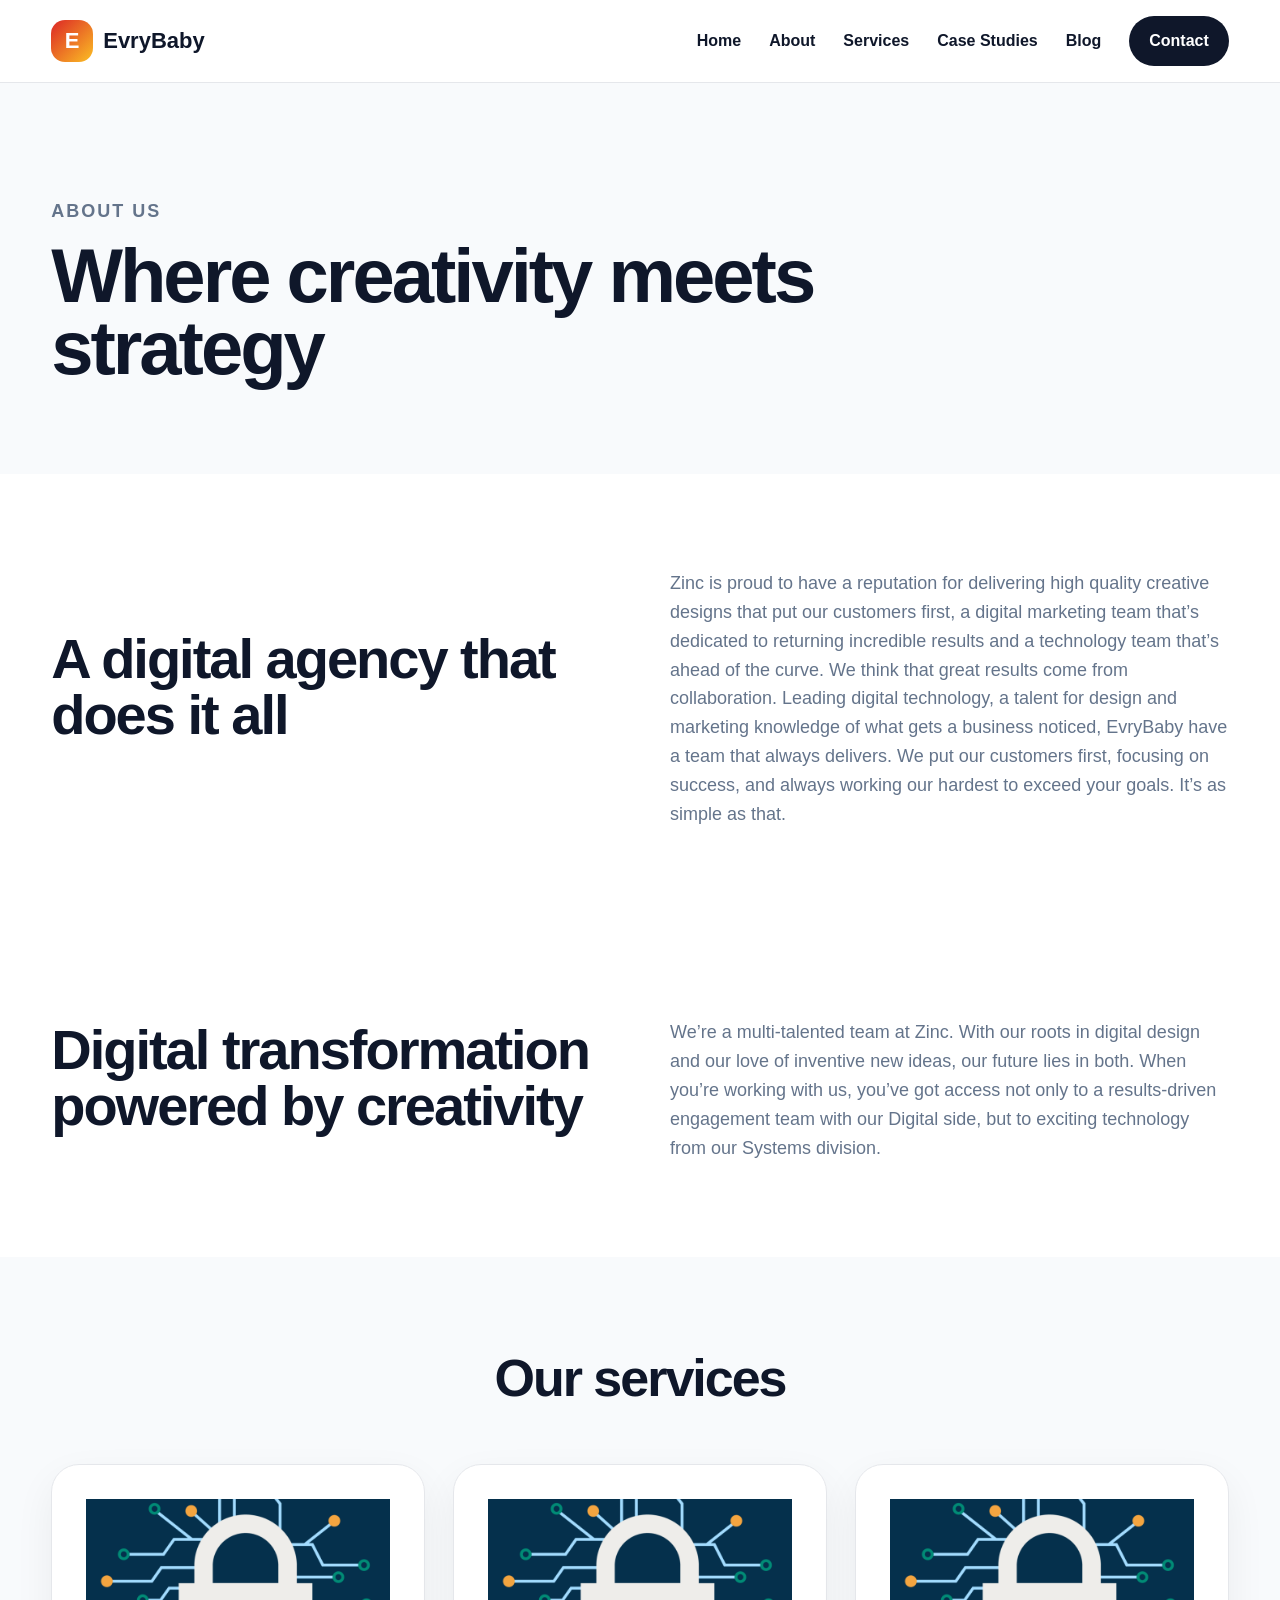
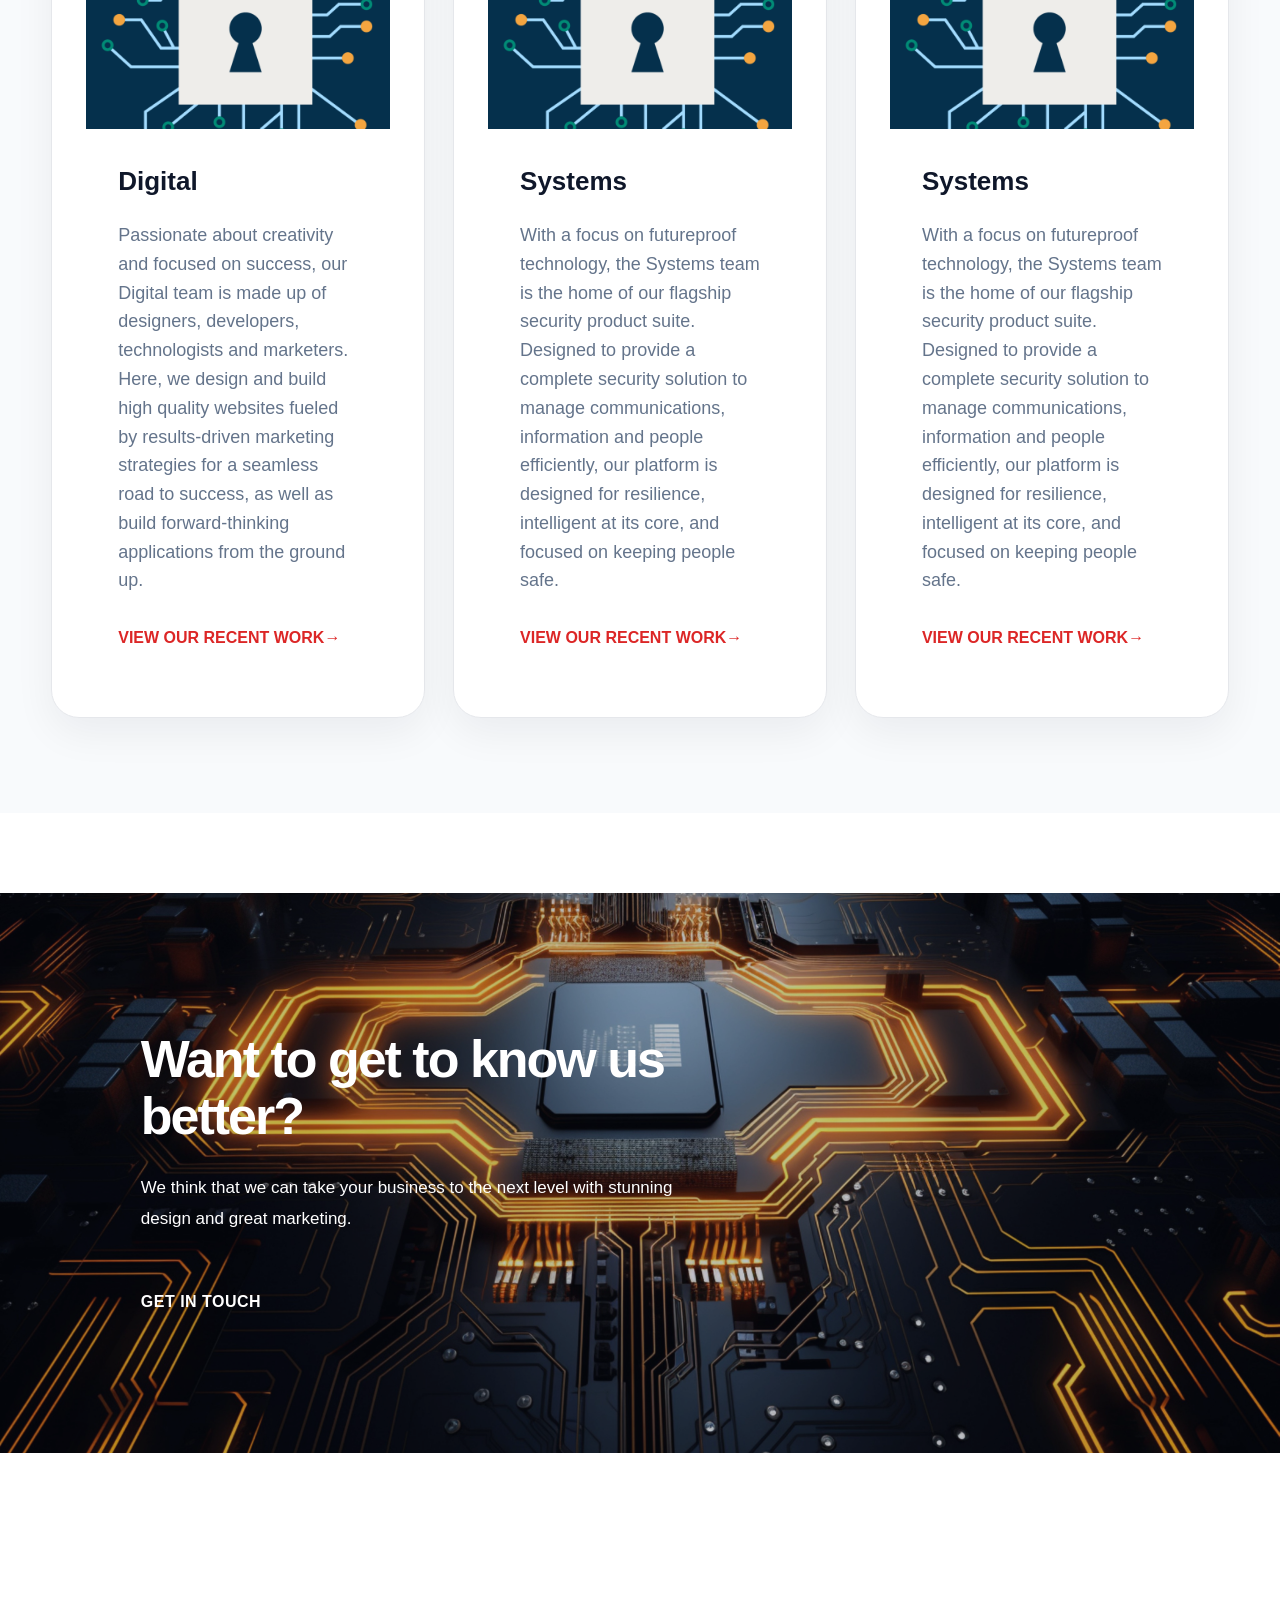
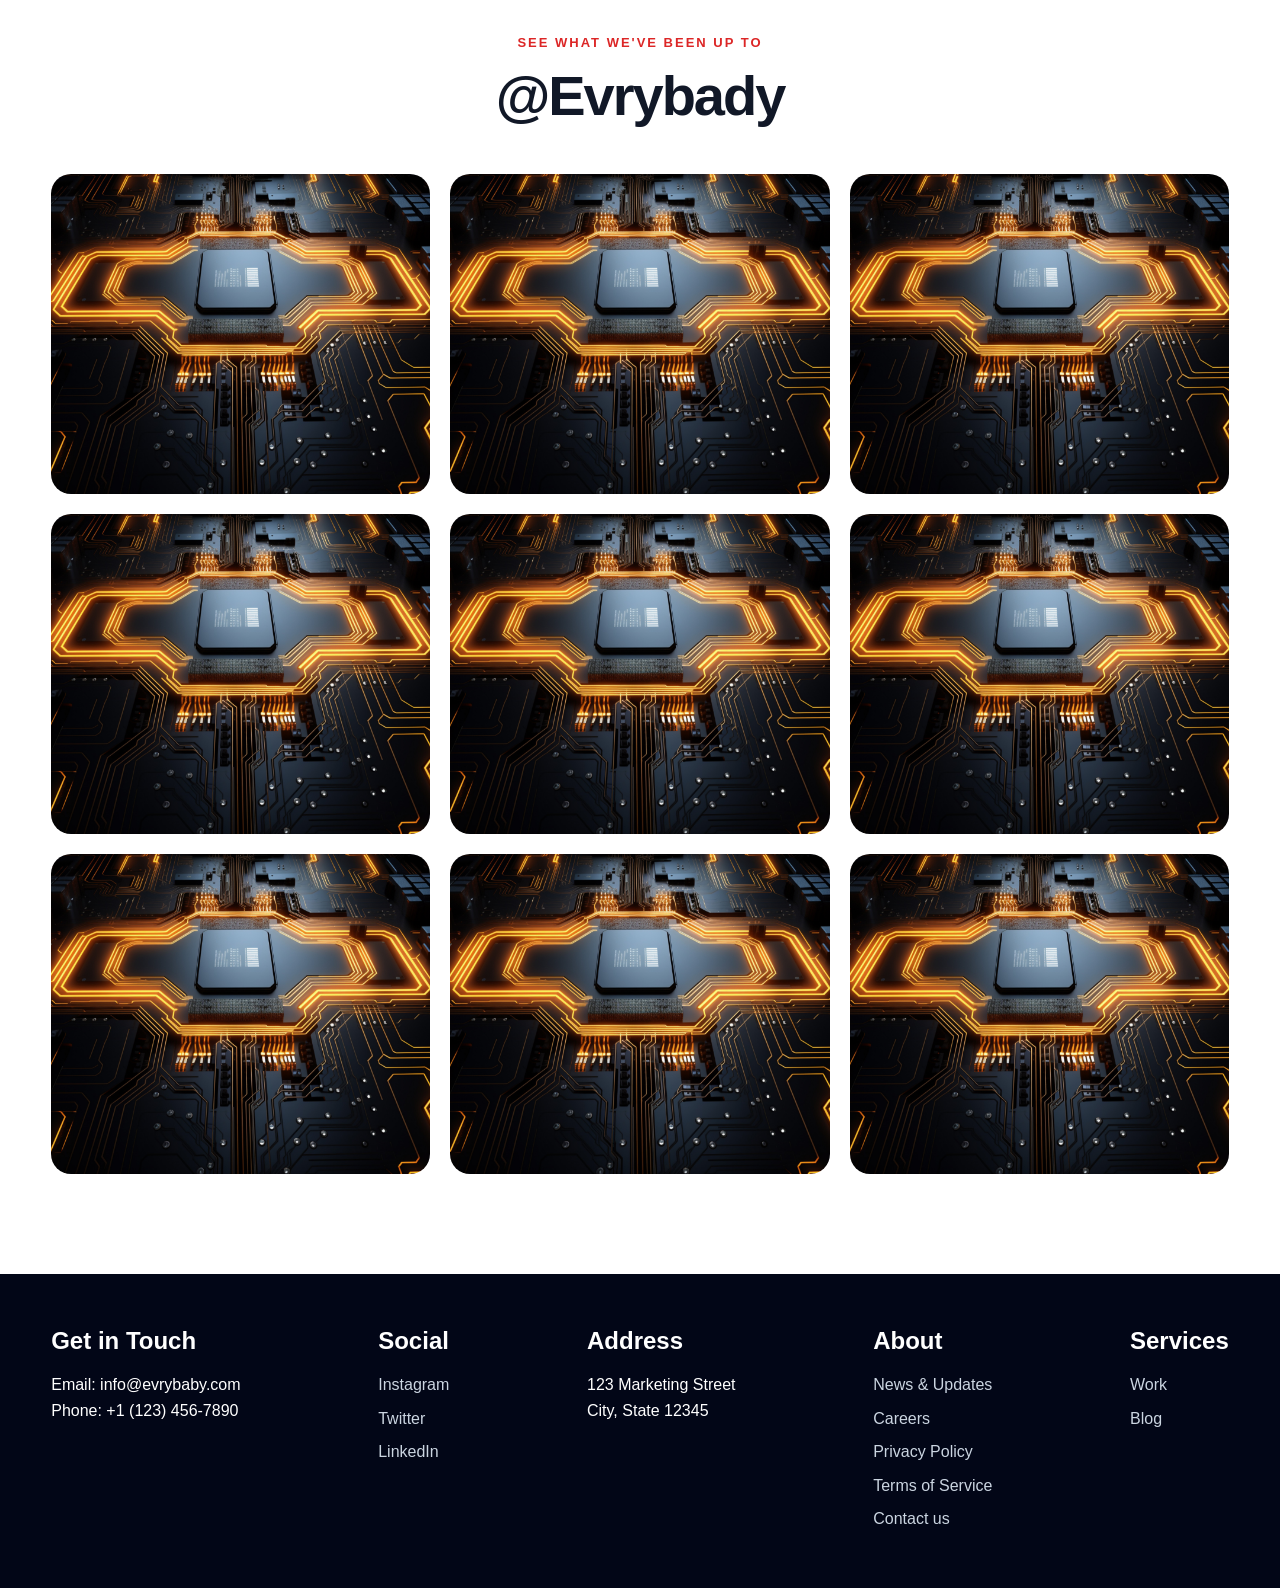
<file: about.html>
<!DOCTYPE html>
<html lang="en">
<head>
  <meta charset="UTF-8" />
  <meta name="viewport" content="width=device-width, initial-scale=1.0" />
  <title>About | EvryBaby</title>
  <link rel="stylesheet" href="css/style.css" />
</head>
<body>

<header class="site-header">
  <div class="container nav-wrapper">
    <a href="index.html" class="logo"><span>E</span> EvryBaby</a>
    <button class="menu-btn" id="menuBtn">☰</button>
    <nav class="main-nav" id="mainNav">
      <a href="index.html">Home</a><a href="about.html">About</a><a href="services.html">Services</a>
      <a href="case-studies.html">Case Studies</a><a href="blog.html">Blog</a><a href="contact.html" class="nav-cta">Contact</a>
    </nav>
  </div>
</header>

<section class="page-hero">
  <div class="container">
    <p class="eyebrow">About us</p>
    <h1>Where creativity meets strategy</h1>
   
  </div>
</section>

<section class="section">
  <div class="container split-grid">

    <div class="slide-left">
      <h2>A digital agency that does it all</h2>
    </div>

    <div class="slide-right">
      <p>
        Zinc is proud to have a reputation for delivering high quality
        creative designs that put our customers first, a digital marketing
        team that’s dedicated to returning incredible results and a technology
        team that’s ahead of the curve.

        We think that great results come from collaboration. Leading digital
        technology, a talent for design and marketing knowledge of what gets a
        business noticed, EvryBaby have a team that always delivers. We put our
        customers first, focusing on success, and always working our hardest
        to exceed your goals. It’s as simple as that.
      </p>
    </div>

  </div>
</section>
<section class="section bg-dark">
  <div class="container split-grid">

    <div class="slide-left">
      <h2>Digital transformation powered by creativity</h2>
    </div>

    <div class="slide-right">
      <p>
       We’re a multi-talented team at Zinc. With our roots in digital design and our love of inventive new ideas, our future lies in both. When you’re working with us, you’ve got access not only to a results-driven engagement team with our Digital side, but to exciting technology from our Systems division.
      </p>
    </div>

  </div>
</section>

<section class="section services-section">
  <div class="container">
    <h2 class="section-title">Our services</h2>

    <div class="services-grid">

      <article class="card service-card">
        <img src="images/web-design.jpg" alt="Web design service">

        <div class="card-content">
          <h3>Digital</h3>
          <p>Passionate about creativity and focused on success, our Digital team is made up of designers, developers, technologists and marketers. Here, we design and build high quality websites fueled by results-driven marketing strategies for a seamless road to success, as well as build forward-thinking applications from the ground up.</p>
        
          <a href="web-design.html" class="learn-more">VIEW OUR RECENT WORK</a>
        </div>
      </article>

      <article class="card service-card">
        <img src="images/web-design.jpg" alt="SEO service">

        <div class="card-content">
          <h3>Systems</h3>
          <p>With a focus on futureproof technology, the Systems team is the home of our flagship security product suite. Designed to provide a complete security solution to manage communications, information and people efficiently, our platform is designed for resilience, intelligent at its core, and focused on keeping people safe.</p>
      
          <a href="seo.html" class="learn-more">VIEW OUR RECENT WORK</a>
        </div>
      </article>

      <article class="card service-card">
        <img src="images/web-design.jpg" alt="SEO service">

        <div class="card-content">
          <h3>Systems</h3>
          <p>With a focus on futureproof technology, the Systems team is the home of our flagship security product suite. Designed to provide a complete security solution to manage communications, information and people efficiently, our platform is designed for resilience, intelligent at its core, and focused on keeping people safe.</p>
      
          <a href="seo.html" class="learn-more">VIEW OUR RECENT WORK</a>
        </div>
      </article>

    </div>
  </div>
</section>
<section class="contact-banner">
  <img src="images/work1.jpg" alt="Digital agency team" class="contact-banner-img">

  <div class="contact-banner-overlay"></div>
  <div class="purple-hover-glow"></div>

  <div class="contact-banner-content">
    <h2>Want to get to know us better?</h2>

    <p>
      We think that we can take your business to the next level
      with stunning design and great marketing.
    </p>

    <a href="contact.html" class="contact-banner-btn">GET IN TOUCH</a>
  </div>
</section>
<section class="section instagram-section">
  <div class="container">

    <div class="section-heading">
      <p class="eyebrow">See what we've been up to</p>

      <h2>
        <a href="https://instagram.com/Evrybadydigital" target="_blank">
          @Evrybady
        </a>
      </h2>
    </div>

    <div class="instagram-grid">

      <a href="#" class="instagram-item">
    <img src="images/work1.jpg" alt="Project 1">

    <div class="overlay">
        <i class="fa-brands fa-instagram"></i>
    </div>
</a>
      <a href="#" class="instagram-item">
    <img src="images/work1.jpg" alt="Project 1">

    <div class="overlay">
        <i class="fa-brands fa-instagram"></i>
    </div>
</a>

      <a href="#" class="instagram-item">
    <img src="images/work1.jpg" alt="Project 1">

    <div class="overlay">
        <i class="fa-brands fa-instagram"></i>
    </div>
</a>

      <a href="#" class="instagram-item">
    <img src="images/work1.jpg" alt="Project 1">

    <div class="overlay">
        <i class="fa-brands fa-instagram"></i>
    </div>
</a>
      <a href="#" class="instagram-item">
    <img src="images/work1.jpg" alt="Project 1">

    <div class="overlay">
        <i class="fa-brands fa-instagram"></i>
    </div>
</a>

      <a href="#" class="instagram-item">
    <img src="images/work1.jpg" alt="Project 1">

    <div class="overlay">
        <i class="fa-brands fa-instagram"></i>
    </div>
</a>

      <a href="#" class="instagram-item">
    <img src="images/work1.jpg" alt="Project 1">

    <div class="overlay">
        <i class="fa-brands fa-instagram"></i>
    </div>
</a>

     <a href="#" class="instagram-item">
    <img src="images/work1.jpg" alt="Project 1">

    <div class="overlay">
        <i class="fa-brands fa-instagram"></i>
    </div>
</a>

     <a href="#" class="instagram-item">
    <img src="images/work1.jpg" alt="Project 1">

    <div class="overlay">
        <i class="fa-brands fa-instagram"></i>
    </div>
</a>

    </div>

  </div>
</section>
<footer class="footer">
  <div class="container footer-grid">
    <div><h3>Get in Touch</h3>

      <p><i class="fa-solid fa-envelope"></i> Email: info@evrybaby.com</p>
      <p><i class="fa-solid fa-phone"></i> Phone: +1 (123) 456-7890</p>
    
    </div>
    <div><h3>Social</h3>
      
      <p><i class="fa-brands fa-instagram"></i><a href="https://instagram.com/evrybaby" target="_blank"> Instagram</a></p>
      <p><i class="fa-brands fa-twitter"></i> <a href="https://twitter.com/evrybaby" target="_blank">Twitter</a></p>
      <p><i class="fa-brands fa-linkedin"></i> <a href="https://linkedin.com/company/evrybaby" target="_blank"> LinkedIn</a></p>
    
    </div>
     <div><h3>Address</h3>
      
      <p><i class="fa-solid fa-map-marker"></i> 123 Marketing Street</p>
      <p>City, State 12345</p>
    
     </div>
     <div><h3>About</h3>
      
      <p> <a href="news.html">News & Updates</a></p>
      <p><a href="careers.html">Careers</a></p>
     <p><a href="privacy-policy.html">Privacy Policy</a></p>
     <p><a href="terms.html">Terms of Service</a></p>
     <p> <a href="contact.html">Contact us</a></p>
    
     </div>
      <div><h3>Services</h3></a>
      
      <p><a href="case-studies.html">Work</a></p>
      <p><a href="blog.html">Blog</a></p>
    </div>
    </div>
    
  </div>
  </footer>
<script src="js/script.js"></script>
</body>
</html>
</file>
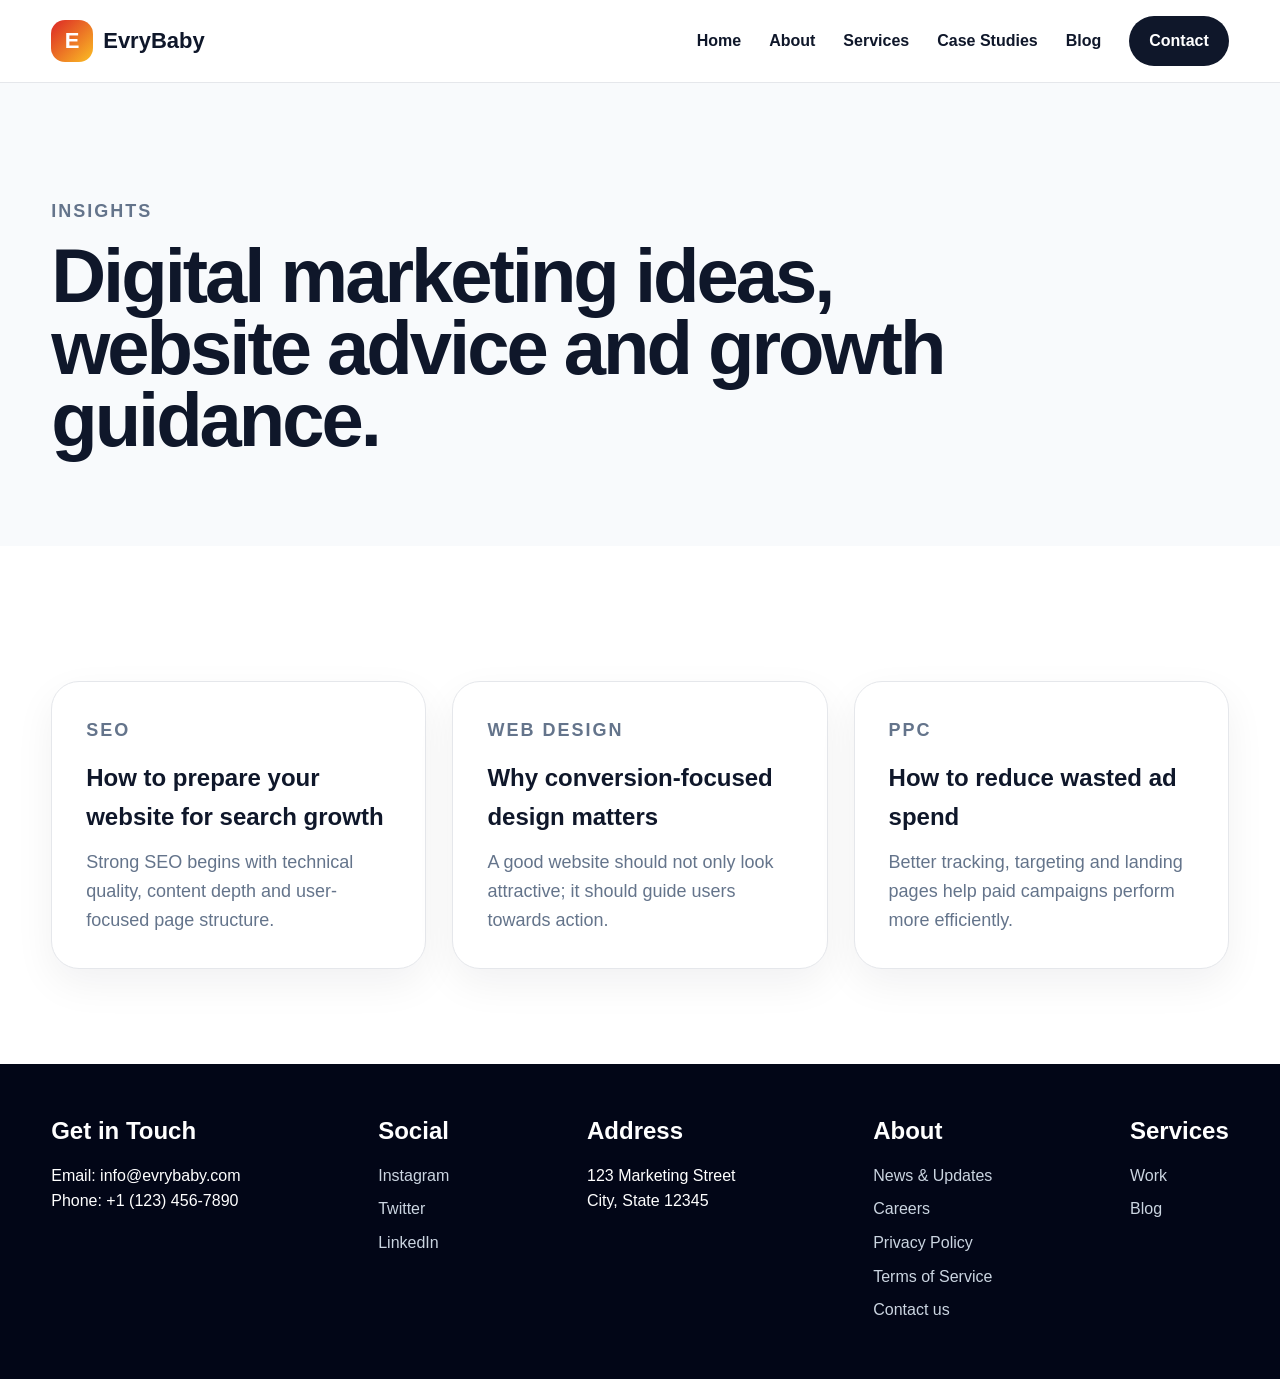
<file: blog.html>
<!DOCTYPE html>
<html lang="en">
<head>
  <meta charset="UTF-8" />
  <meta name="viewport" content="width=device-width, initial-scale=1.0" />
  <title>Blog | EvryBaby</title>
  <link rel="stylesheet" href="css/style.css" />
</head>
<body>

<header class="site-header"><div class="container nav-wrapper"><a href="index.html" class="logo"><span>E</span> EvryBaby</a><button class="menu-btn" id="menuBtn">☰</button><nav class="main-nav" id="mainNav"><a href="index.html">Home</a><a href="about.html">About</a><a href="services.html">Services</a><a href="case-studies.html">Case Studies</a><a href="blog.html">Blog</a><a href="contact.html" class="nav-cta">Contact</a></nav></div></header>

<section class="page-hero">
  <div class="container">
    <p class="eyebrow">Insights</p>
    <h1>Digital marketing ideas, website advice and growth guidance.</h1>
  </div>
</section>

<section class="section">
  <div class="container">
    <div class="cards">
      <article class="card"><p class="eyebrow">SEO</p><h3>How to prepare your website for search growth</h3><p>Strong SEO begins with technical quality, content depth and user-focused page structure.</p></article>
      <article class="card"><p class="eyebrow">Web Design</p><h3>Why conversion-focused design matters</h3><p>A good website should not only look attractive; it should guide users towards action.</p></article>
      <article class="card"><p class="eyebrow">PPC</p><h3>How to reduce wasted ad spend</h3><p>Better tracking, targeting and landing pages help paid campaigns perform more efficiently.</p></article>
    </div>
  </div>
</section>

<footer class="footer"><div class="container footer-grid">
    <div><h3>Get in Touch</h3>

      <p><i class="fa-solid fa-envelope"></i> Email: info@evrybaby.com</p>
      <p><i class="fa-solid fa-phone"></i> Phone: +1 (123) 456-7890</p>
    
    </div>
    <div><h3>Social</h3>
      
      <p><i class="fa-brands fa-instagram"></i><a href="https://instagram.com/novadigital" target="_blank"> Instagram</a></p>
      <p><i class="fa-brands fa-twitter"></i> <a href="https://twitter.com/novadigital" target="_blank">Twitter</a></p>
      <p><i class="fa-brands fa-linkedin"></i> <a href="https://linkedin.com/company/novadigital" target="_blank"> LinkedIn</a></p>
    
    </div>
     <div><h3>Address</h3>
      
      <p><i class="fa-solid fa-map-marker"></i> 123 Marketing Street</p>
      <p>City, State 12345</p>
    
     </div>
     <div><h3>About</h3>
      
      <p> <a href="news.html">News & Updates</a></p>
      <p><a href="careers.html">Careers</a></p>
     <p><a href="privacy-policy.html">Privacy Policy</a></p>
     <p><a href="terms.html">Terms of Service</a></p>
     <p> <a href="contact.html">Contact us</a></p>
    
     </div>
      <div><h3>Services</h3></a>
      
      <p><a href="case-studies.html">Work</a></p>
      <p><a href="blog.html">Blog</a></p>
    </div>
    </div>
    
  </div></footer>
<script src="js/script.js"></script>
</body>
</html>
</file>
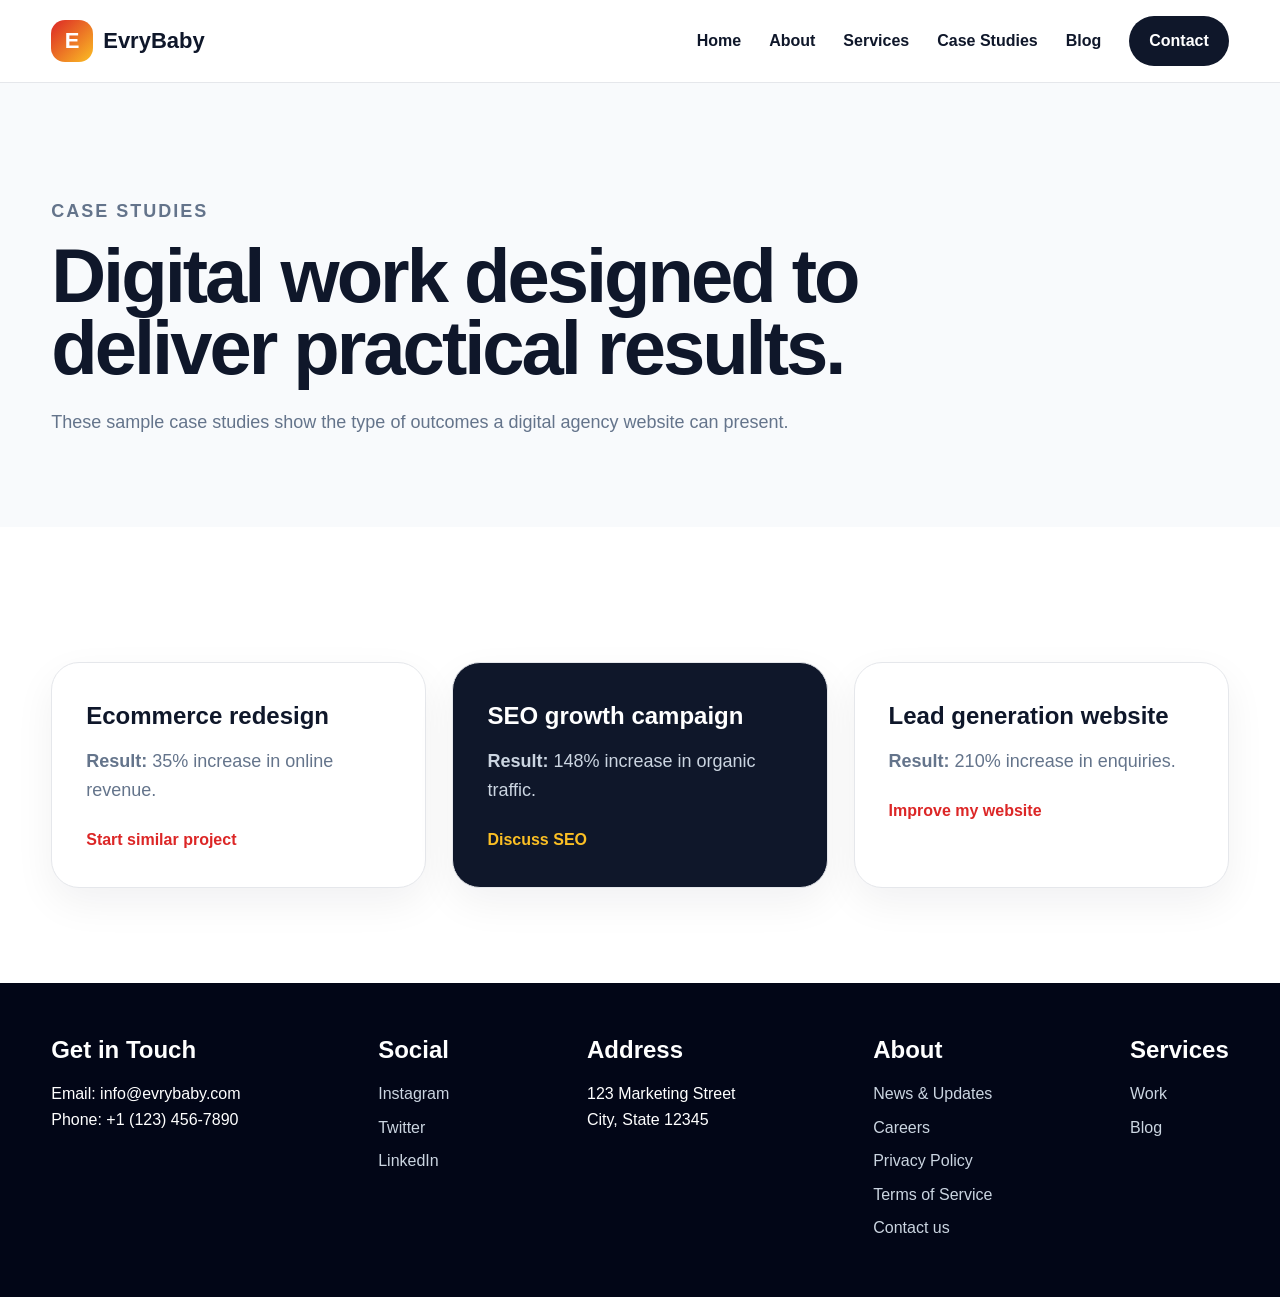
<file: case-studies.html>
<!DOCTYPE html>
<html lang="en">
<head>
  <meta charset="UTF-8" />
  <meta name="viewport" content="width=device-width, initial-scale=1.0" />
  <title>Case Studies | Nova Digital</title>
  <link rel="stylesheet" href="css/style.css" />
</head>
<body>

<header class="site-header"><div class="container nav-wrapper"><a href="index.html" class="logo"><span>E</span> EvryBaby</a><button class="menu-btn" id="menuBtn">☰</button><nav class="main-nav" id="mainNav"><a href="index.html">Home</a><a href="about.html">About</a><a href="services.html">Services</a><a href="case-studies.html">Case Studies</a><a href="blog.html">Blog</a><a href="contact.html" class="nav-cta">Contact</a></nav></div></header>

<section class="page-hero">
  <div class="container">
    <p class="eyebrow">Case studies</p>
    <h1>Digital work designed to deliver practical results.</h1>
    <p>These sample case studies show the type of outcomes a digital agency website can present.</p>
  </div>
</section>

<section class="section">
  <div class="container">
    <div class="cards">
      <article class="card"><h3>Ecommerce redesign</h3><p><strong>Result:</strong> 35% increase in online revenue.</p><a href="contact.html">Start similar project</a></article>
      <article class="card dark"><h3>SEO growth campaign</h3><p><strong>Result:</strong> 148% increase in organic traffic.</p><a href="contact.html">Discuss SEO</a></article>
      <article class="card"><h3>Lead generation website</h3><p><strong>Result:</strong> 210% increase in enquiries.</p><a href="contact.html">Improve my website</a></article>
    </div>
  </div>
</section>

<footer class="footer"><div class="container footer-grid">
    <div><h3>Get in Touch</h3>

      <p><i class="fa-solid fa-envelope"></i> Email: info@evrybaby.com</p>
      <p><i class="fa-solid fa-phone"></i> Phone: +1 (123) 456-7890</p>
    
    </div>
    <div><h3>Social</h3>
      
      <p><i class="fa-brands fa-instagram"></i><a href="https://instagram.com/evrybaby" target="_blank"> Instagram</a></p>
      <p><i class="fa-brands fa-twitter"></i> <a href="https://twitter.com/evrybaby" target="_blank">Twitter</a></p>
      <p><i class="fa-brands fa-linkedin"></i> <a href="https://linkedin.com/company/evrybaby" target="_blank"> LinkedIn</a></p>
    
    </div>
     <div><h3>Address</h3>
      
      <p><i class="fa-solid fa-map-marker"></i> 123 Marketing Street</p>
      <p>City, State 12345</p>
    
     </div>
     <div><h3>About</h3>
      
      <p> <a href="news.html">News & Updates</a></p>
      <p><a href="careers.html">Careers</a></p>
     <p><a href="privacy-policy.html">Privacy Policy</a></p>
     <p><a href="terms.html">Terms of Service</a></p>
     <p> <a href="contact.html">Contact us</a></p>
    
     </div>
      <div><h3>Services</h3></a>
      
      <p><a href="case-studies.html">Work</a></p>
      <p><a href="blog.html">Blog</a></p>
    </div>
    </div>
    
  </div></footer>
<script src="js/script.js"></script>
</body>
</html>
</file>
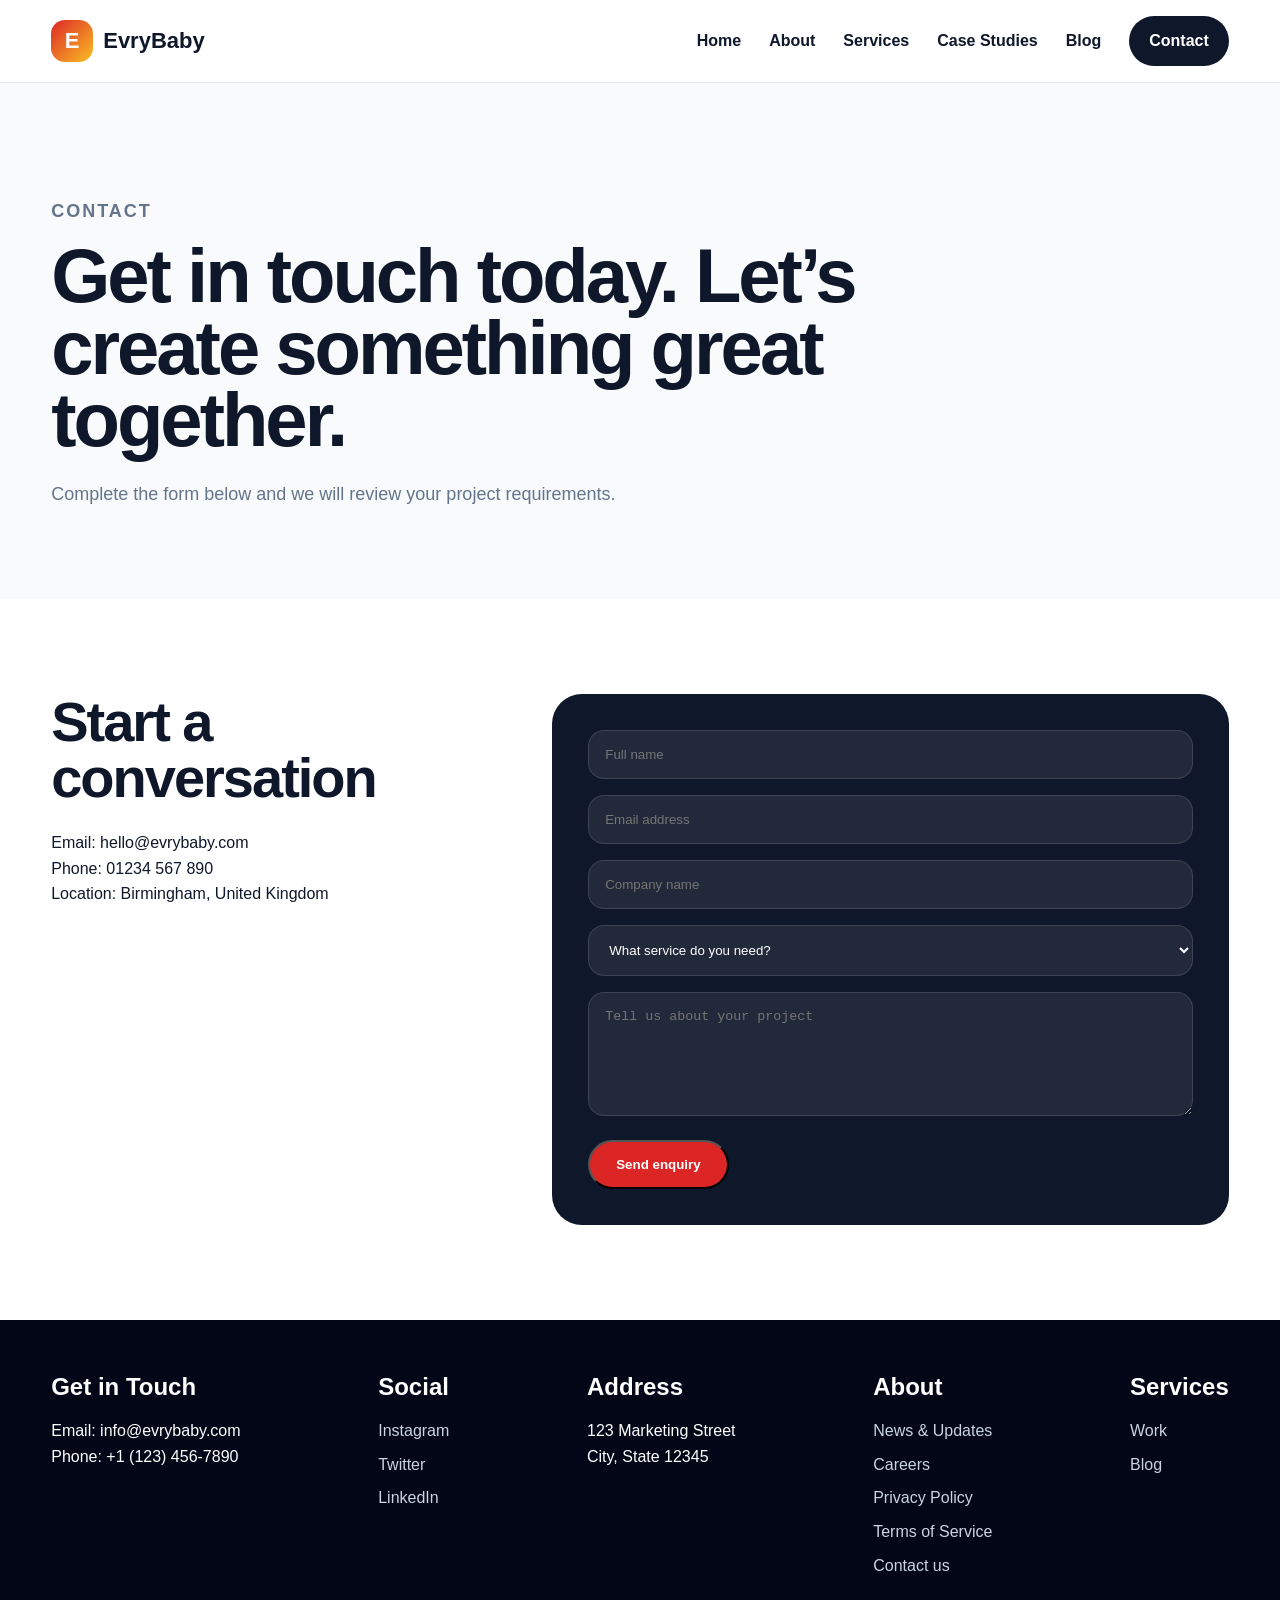
<file: contact.html>
<!DOCTYPE html>
<html lang="en">
<head>
  <meta charset="UTF-8" />
  <meta name="viewport" content="width=device-width, initial-scale=1.0" />
  <title>Contact | EvryBaby</title>
  <link rel="stylesheet" href="css/style.css" />
</head>
<body>

<header class="site-header"><div class="container nav-wrapper"><a href="index.html" class="logo"><span>E</span> EvryBaby</a><button class="menu-btn" id="menuBtn">☰</button><nav class="main-nav" id="mainNav"><a href="index.html">Home</a><a href="about.html">About</a><a href="services.html">Services</a><a href="case-studies.html">Case Studies</a><a href="blog.html">Blog</a><a href="contact.html" class="nav-cta">Contact</a></nav></div></header>

<section class="page-hero">
  <div class="container">
    <p class="eyebrow">Contact</p>
    <h1>Get in touch today. Let’s create something great together.</h1>
    <p>Complete the form below and we will review your project requirements.</p>
  </div>
</section>

<section class="section">
  <div class="container contact-grid">
    <div>
      <h2>Start a conversation</h2>
      <p>Email: hello@evrybaby.com</p>
      <p>Phone: 01234 567 890</p>
      <p>Location: Birmingham, United Kingdom</p>
    </div>

    <form class="contact-form" id="contactForm">
      <input type="text" placeholder="Full name" required />
      <input type="email" placeholder="Email address" required />
      <input type="text" placeholder="Company name" />
      <select required>
        <option value="">What service do you need?</option>
        <option>Web Design</option>
        <option>SEO</option>
        <option>PPC</option>
        <option>Branding</option>
      </select>
      <textarea rows="6" placeholder="Tell us about your project"></textarea>
      <button type="submit" class="btn btn-primary">Send enquiry</button>
    </form>
  </div>
</section>


<footer class="footer">
  <div class="container footer-grid">
    <div><h3>Get in Touch</h3>

      <p><i class="fa-solid fa-envelope"></i> Email: info@evrybaby.com</p>
      <p><i class="fa-solid fa-phone"></i> Phone: +1 (123) 456-7890</p>
    
    </div>
    <div><h3>Social</h3>
      
      <p><i class="fa-brands fa-instagram"></i><a href="https://instagram.com/evrybaby" target="_blank"> Instagram</a></p>
      <p><i class="fa-brands fa-twitter"></i> <a href="https://twitter.com/evrybaby" target="_blank">Twitter</a></p>
      <p><i class="fa-brands fa-linkedin"></i> <a href="https://linkedin.com/company/evrybaby" target="_blank"> LinkedIn</a></p>
    
    </div>
     <div><h3>Address</h3>
      
      <p><i class="fa-solid fa-map-marker"></i> 123 Marketing Street</p>
      <p>City, State 12345</p>
    
     </div>
     <div><h3>About</h3>
      
      <p> <a href="news.html">News & Updates</a></p>
      <p><a href="careers.html">Careers</a></p>
     <p><a href="privacy-policy.html">Privacy Policy</a></p>
     <p><a href="terms.html">Terms of Service</a></p>
     <p> <a href="contact.html">Contact us</a></p>
    
     </div>
      <div><h3>Services</h3></a>
      
      <p><a href="case-studies.html">Work</a></p>
      <p><a href="blog.html">Blog</a></p>
    </div>
    </div>
    
  </div>
</footer><script src="js/script.js"></script>
</body>
</html>
</file>
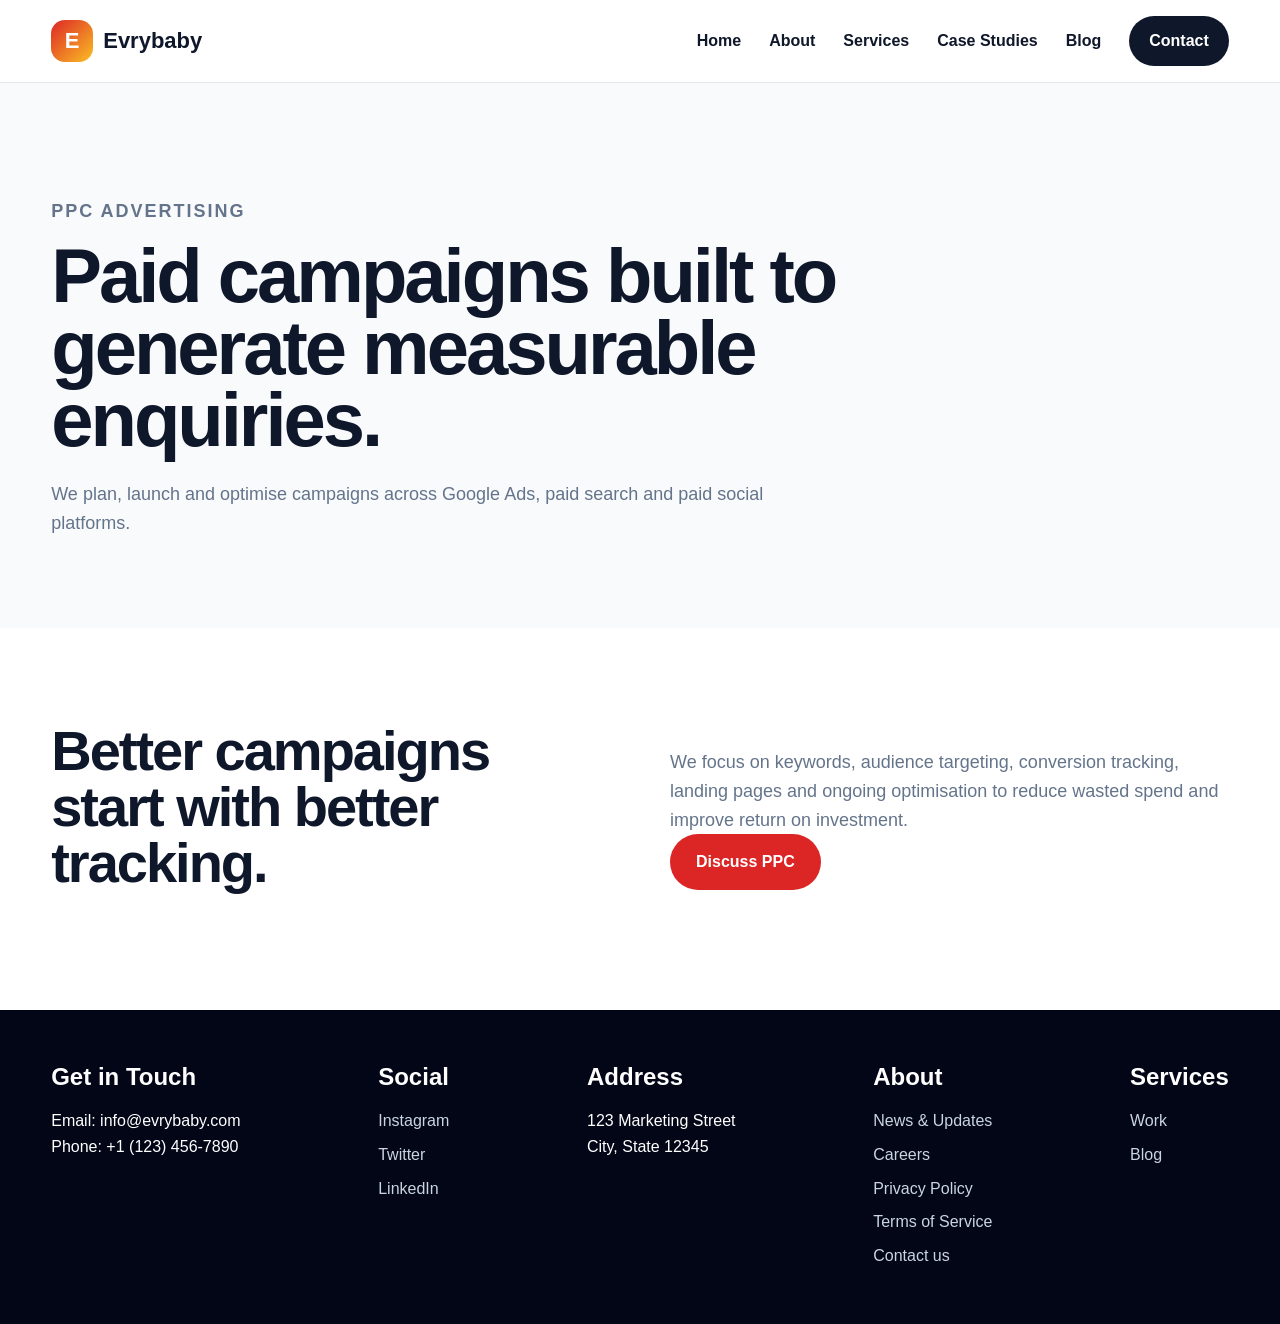
<file: ppc.html>
<!DOCTYPE html>
<html lang="en">
<head>
  <meta charset="UTF-8" />
  <meta name="viewport" content="width=device-width, initial-scale=1.0" />
  <title>PPC | Evrybaby</title>
  <link rel="stylesheet" href="css/style.css" />
</head>
<body>

<header class="site-header"><div class="container nav-wrapper"><a href="index.html" class="logo"><span>E</span> Evrybaby</a><button class="menu-btn" id="menuBtn">☰</button><nav class="main-nav" id="mainNav"><a href="index.html">Home</a><a href="about.html">About</a><a href="services.html">Services</a><a href="case-studies.html">Case Studies</a><a href="blog.html">Blog</a><a href="contact.html" class="nav-cta">Contact</a></nav></div></header>

<section class="page-hero">
  <div class="container">
    <p class="eyebrow">PPC advertising</p>
    <h1>Paid campaigns built to generate measurable enquiries.</h1>
    <p>We plan, launch and optimise campaigns across Google Ads, paid search and paid social platforms.</p>
  </div>
</section>

<section class="section">
  <div class="container split-grid">
    <div><h2>Better campaigns start with better tracking.</h2></div>
    <div>
      <p>We focus on keywords, audience targeting, conversion tracking, landing pages and ongoing optimisation to reduce wasted spend and improve return on investment.</p>
      <a href="contact.html" class="btn btn-primary">Discuss PPC</a>
    </div>
  </div>
</section>

<footer class="footer">
  <div class="container footer-grid">
    <div><h3>Get in Touch</h3>

      <p><i class="fa-solid fa-envelope"></i> Email: info@evrybaby.com</p>
      <p><i class="fa-solid fa-phone"></i> Phone: +1 (123) 456-7890</p>
    
    </div>
    <div><h3>Social</h3>
      
      <p><i class="fa-brands fa-instagram"></i><a href="https://instagram.com/evrybaby" target="_blank"> Instagram</a></p>
      <p><i class="fa-brands fa-twitter"></i> <a href="https://twitter.com/evrybaby" target="_blank">Twitter</a></p>
      <p><i class="fa-brands fa-linkedin"></i> <a href="https://linkedin.com/company/evrybaby" target="_blank"> LinkedIn</a></p>
    
    </div>
     <div><h3>Address</h3>
      
      <p><i class="fa-solid fa-map-marker"></i> 123 Marketing Street</p>
      <p>City, State 12345</p>
    
     </div>
     <div><h3>About</h3>
      
      <p> <a href="news.html">News & Updates</a></p>
      <p><a href="careers.html">Careers</a></p>
     <p><a href="privacy-policy.html">Privacy Policy</a></p>
     <p><a href="terms.html">Terms of Service</a></p>
     <p> <a href="contact.html">Contact us</a></p>
    
     </div>
      <div><h3>Services</h3></a>
      
      <p><a href="case-studies.html">Work</a></p>
      <p><a href="blog.html">Blog</a></p>
    </div>
    </div>
    
  </div>
</footer><script src="js/script.js"></script>
</body>
</html>
</file>
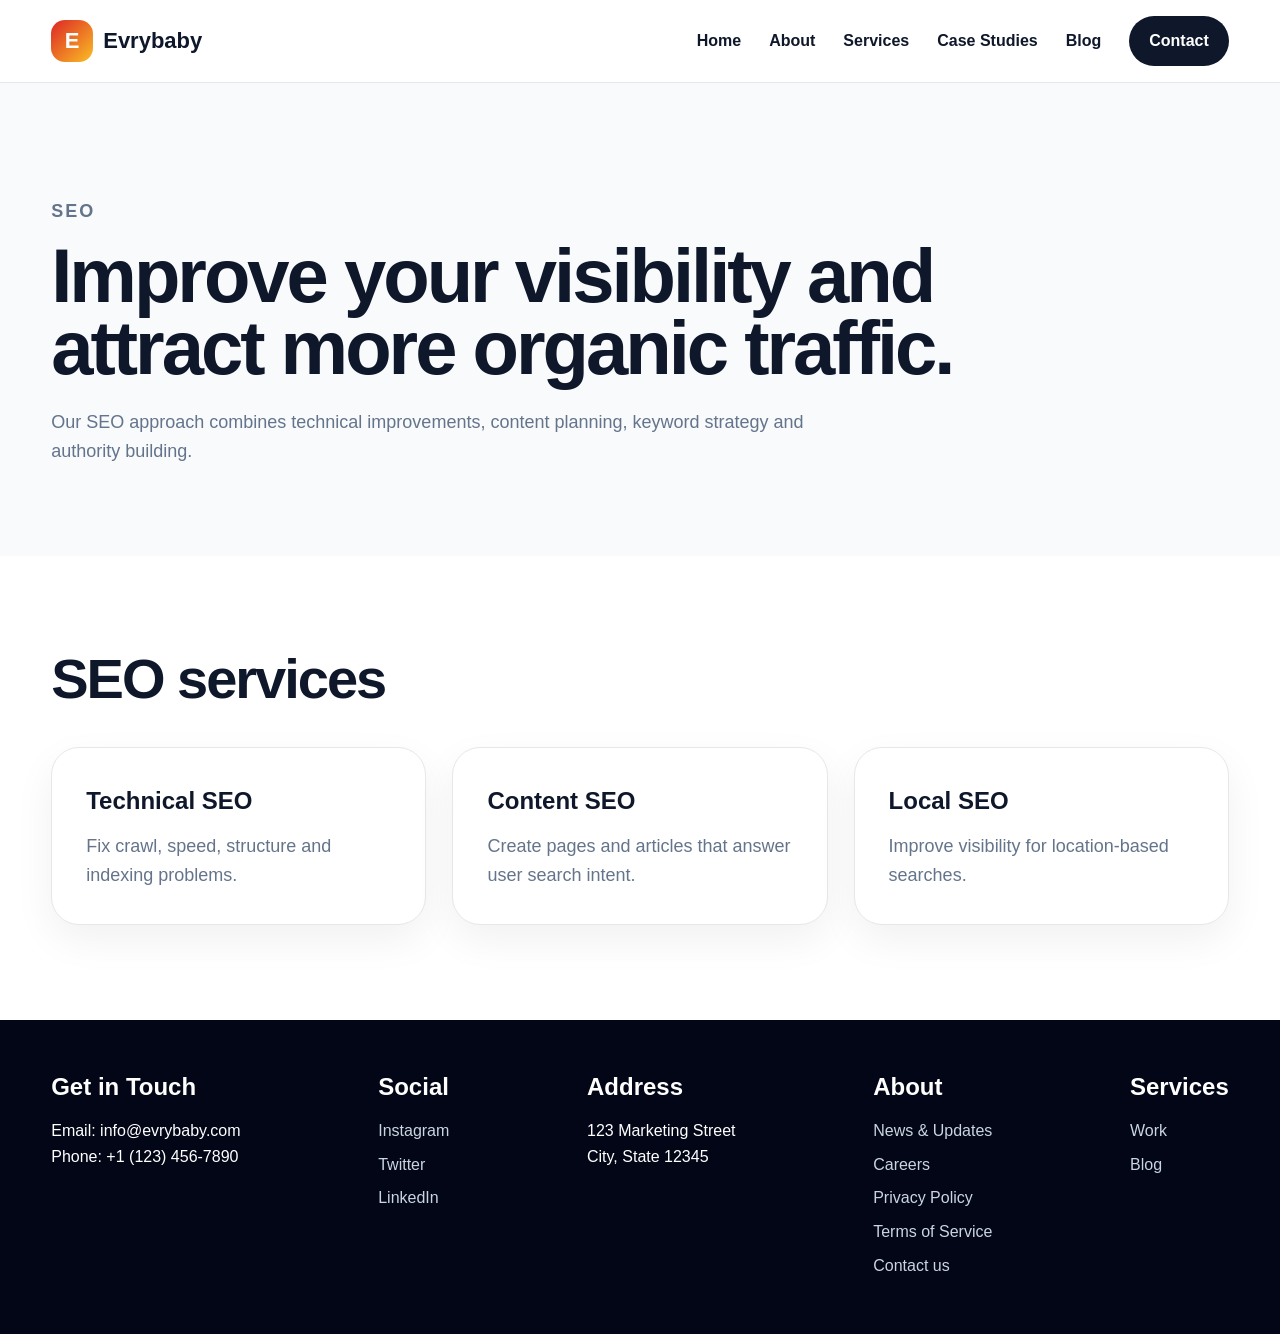
<file: seo.html>
<!DOCTYPE html>
<html lang="en">
<head>
  <meta charset="UTF-8" />
  <meta name="viewport" content="width=device-width, initial-scale=1.0" />
  <title>SEO | Evrybaby </title>
  <link rel="stylesheet" href="css/style.css" />
</head>
<body>

<header class="site-header"><div class="container nav-wrapper"><a href="index.html" class="logo"><span>E</span> Evrybaby</a><button class="menu-btn" id="menuBtn">☰</button><nav class="main-nav" id="mainNav"><a href="index.html">Home</a><a href="about.html">About</a><a href="services.html">Services</a><a href="case-studies.html">Case Studies</a><a href="blog.html">Blog</a><a href="contact.html" class="nav-cta">Contact</a></nav></div></header>

<section class="page-hero">
  <div class="container">
    <p class="eyebrow">SEO</p>
    <h1>Improve your visibility and attract more organic traffic.</h1>
    <p>Our SEO approach combines technical improvements, content planning, keyword strategy and authority building.</p>
  </div>
</section>

<section class="section">
  <div class="container">
    <h2>SEO services</h2>
    <div class="cards">
      <article class="card"><h3>Technical SEO</h3><p>Fix crawl, speed, structure and indexing problems.</p></article>
      <article class="card"><h3>Content SEO</h3><p>Create pages and articles that answer user search intent.</p></article>
      <article class="card"><h3>Local SEO</h3><p>Improve visibility for location-based searches.</p></article>
    </div>
  </div>
</section>

<footer class="footer">
  <div class="container footer-grid">
    <div><h3>Get in Touch</h3>

      <p><i class="fa-solid fa-envelope"></i> Email: info@evrybaby.com</p>
      <p><i class="fa-solid fa-phone"></i> Phone: +1 (123) 456-7890</p>
    
    </div>
    <div><h3>Social</h3>
      
      <p><i class="fa-brands fa-instagram"></i><a href="https://instagram.com/evrybaby" target="_blank"> Instagram</a></p>
      <p><i class="fa-brands fa-twitter"></i> <a href="https://twitter.com/evrybaby" target="_blank">Twitter</a></p>
      <p><i class="fa-brands fa-linkedin"></i> <a href="https://linkedin.com/company/evrybaby" target="_blank"> LinkedIn</a></p>
    
    </div>
     <div><h3>Address</h3>
      
      <p><i class="fa-solid fa-map-marker"></i> 123 Marketing Street</p>
      <p>City, State 12345</p>
    
     </div>
     <div><h3>About</h3>
      
      <p> <a href="news.html">News & Updates</a></p>
      <p><a href="careers.html">Careers</a></p>
     <p><a href="privacy-policy.html">Privacy Policy</a></p>
     <p><a href="terms.html">Terms of Service</a></p>
     <p> <a href="contact.html">Contact us</a></p>
    
     </div>
      <div><h3>Services</h3></a>
      
      <p><a href="case-studies.html">Work</a></p>
      <p><a href="blog.html">Blog</a></p>
    </div>
    </div>
    
  </div>
</footer><script src="js/script.js"></script>
</body>
</html>
</file>
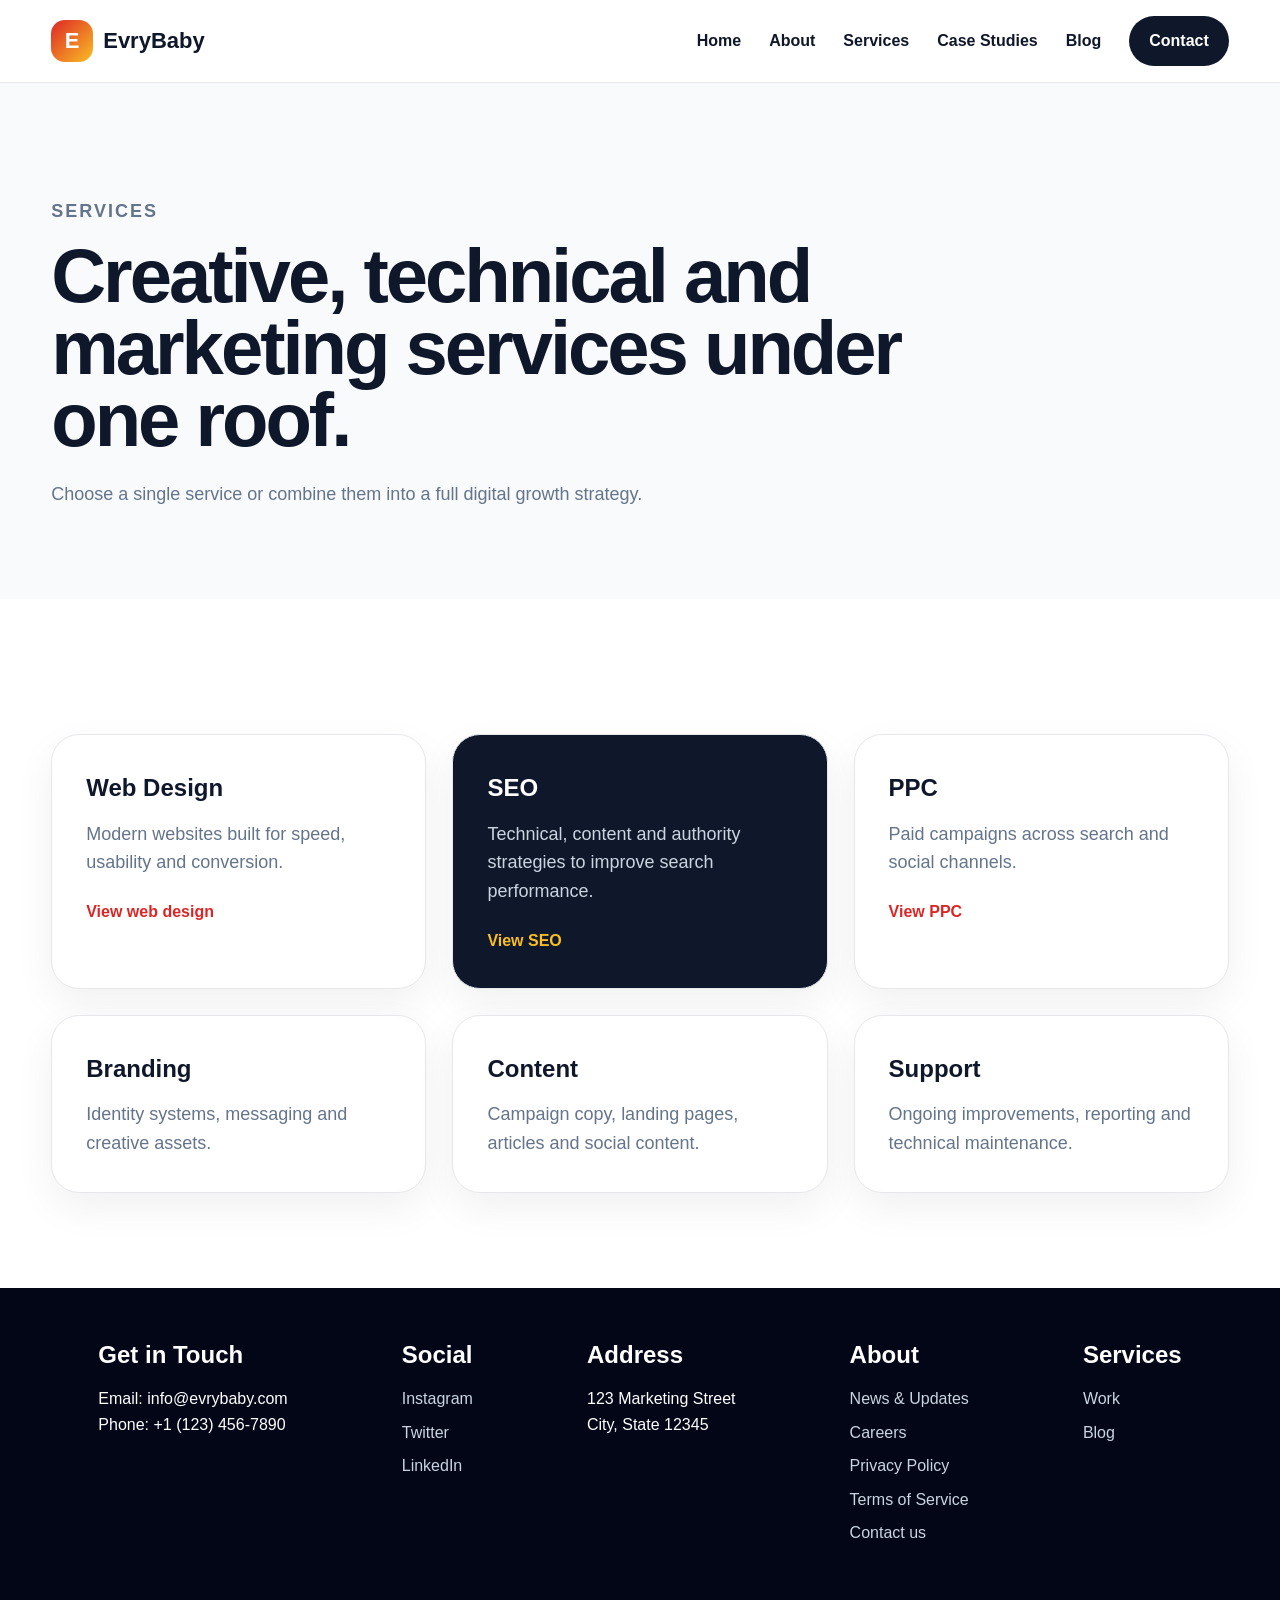
<file: services.html>
<!DOCTYPE html>
<html lang="en">
<head>
  <meta charset="UTF-8" />
  <meta name="viewport" content="width=device-width, initial-scale=1.0" />
  <title>Services | EvryBaby</title>
  <link rel="stylesheet" href="css/style.css" />
</head>
<body>

<header class="site-header">
  <div class="container nav-wrapper">
     <a href="index.html" class="logo"><span>E</span> EvryBaby</a>
    <button class="menu-btn" id="menuBtn">☰</button>
    <nav class="main-nav" id="mainNav">
      <a href="index.html">Home</a><a href="about.html">About</a><a href="services.html">Services</a>
      <a href="case-studies.html">Case Studies</a><a href="blog.html">Blog</a><a href="contact.html" class="nav-cta">Contact</a>
    </nav>
  </div>
</header>

<section class="page-hero">
  <div class="container">
    <p class="eyebrow">Services</p>
    <h1>Creative, technical and marketing services under one roof.</h1>
    <p>Choose a single service or combine them into a full digital growth strategy.</p>
  </div>
</section>

<section class="section">
  <div class="container">
    <div class="cards">
      <article class="card"><h3>Web Design</h3><p>Modern websites built for speed, usability and conversion.</p><a href="web-design.html">View web design</a></article>
      <article class="card dark"><h3>SEO</h3><p>Technical, content and authority strategies to improve search performance.</p><a href="seo.html">View SEO</a></article>
      <article class="card"><h3>PPC</h3><p>Paid campaigns across search and social channels.</p><a href="ppc.html">View PPC</a></article>
      <article class="card"><h3>Branding</h3><p>Identity systems, messaging and creative assets.</p></article>
      <article class="card"><h3>Content</h3><p>Campaign copy, landing pages, articles and social content.</p></article>
      <article class="card"><h3>Support</h3><p>Ongoing improvements, reporting and technical maintenance.</p></article>
    </div>
  </div>
</section>

<footer class="footer"><div class="container footer-grid"><div class="container footer-grid">
    <div><h3>Get in Touch</h3>

      <p><i class="fa-solid fa-envelope"></i> Email: info@evrybaby.com</p>
      <p><i class="fa-solid fa-phone"></i> Phone: +1 (123) 456-7890</p>
    
    </div>
    <div><h3>Social</h3>
      
      <p><i class="fa-brands fa-instagram"></i><a href="https://instagram.com/evrybaby" target="_blank"> Instagram</a></p>
      <p><i class="fa-brands fa-twitter"></i> <a href="https://twitter.com/evrybaby" target="_blank">Twitter</a></p>
      <p><i class="fa-brands fa-linkedin"></i> <a href="https://linkedin.com/company/evrybaby" target="_blank"> LinkedIn</a></p>
    
    </div>
     <div><h3>Address</h3>
      
      <p><i class="fa-solid fa-map-marker"></i> 123 Marketing Street</p>
      <p>City, State 12345</p>
    
     </div>
     <div><h3>About</h3>
      
      <p> <a href="news.html">News & Updates</a></p>
      <p><a href="careers.html">Careers</a></p>
     <p><a href="privacy-policy.html">Privacy Policy</a></p>
     <p><a href="terms.html">Terms of Service</a></p>
     <p> <a href="contact.html">Contact us</a></p>
    
     </div>
      <div><h3>Services</h3></a>
      
      <p><a href="case-studies.html">Work</a></p>
      <p><a href="blog.html">Blog</a></p>
    </div>
    </div>
    
  </div></footer>
<script src="js/script.js"></script>
</body>
</html>
</file>
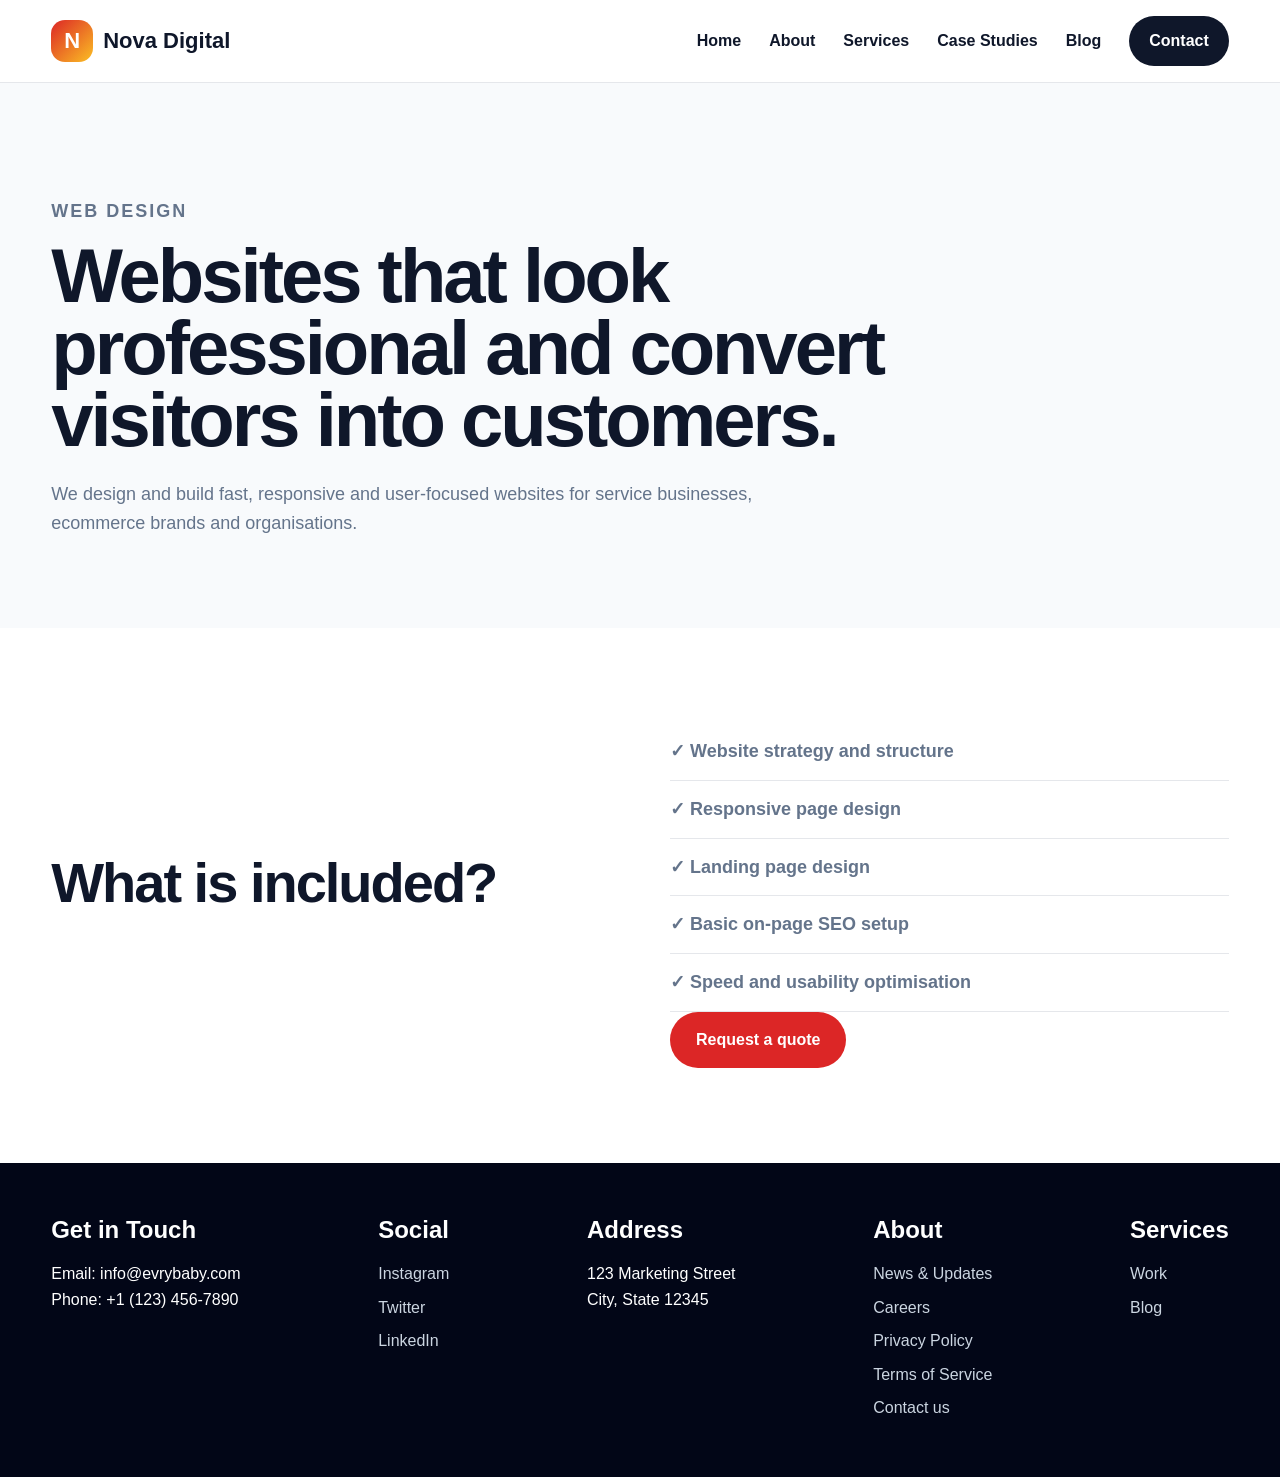
<file: web-design.html>
<!DOCTYPE html>
<html lang="en">
<head>
  <meta charset="UTF-8" />
  <meta name="viewport" content="width=device-width, initial-scale=1.0" />
  <title>Web Design | Nova Digital</title>
  <link rel="stylesheet" href="css/style.css" />
</head>
<body>

<header class="site-header"><div class="container nav-wrapper"><a href="index.html" class="logo"><span>N</span> Nova Digital</a><button class="menu-btn" id="menuBtn">☰</button><nav class="main-nav" id="mainNav"><a href="index.html">Home</a><a href="about.html">About</a><a href="services.html">Services</a><a href="case-studies.html">Case Studies</a><a href="blog.html">Blog</a><a href="contact.html" class="nav-cta">Contact</a></nav></div></header>

<section class="page-hero">
  <div class="container">
    <p class="eyebrow">Web design</p>
    <h1>Websites that look professional and convert visitors into customers.</h1>
    <p>We design and build fast, responsive and user-focused websites for service businesses, ecommerce brands and organisations.</p>
  </div>
</section>

<section class="section">
  <div class="container split-grid">
    <div><h2>What is included?</h2></div>
    <div class="check-list">
      <p>✓ Website strategy and structure</p>
      <p>✓ Responsive page design</p>
      <p>✓ Landing page design</p>
      <p>✓ Basic on-page SEO setup</p>
      <p>✓ Speed and usability optimisation</p>
      <a href="contact.html" class="btn btn-primary">Request a quote</a>
    </div>
  </div>
</section>

<footer class="footer">
  <div class="container footer-grid">
    <div><h3>Get in Touch</h3>

      <p><i class="fa-solid fa-envelope"></i> Email: info@evrybaby.com</p>
      <p><i class="fa-solid fa-phone"></i> Phone: +1 (123) 456-7890</p>
    
    </div>
    <div><h3>Social</h3>
      
      <p><i class="fa-brands fa-instagram"></i><a href="https://instagram.com/evrybaby" target="_blank"> Instagram</a></p>
      <p><i class="fa-brands fa-twitter"></i> <a href="https://twitter.com/evrybaby" target="_blank">Twitter</a></p>
      <p><i class="fa-brands fa-linkedin"></i> <a href="https://linkedin.com/company/evrybaby" target="_blank"> LinkedIn</a></p>
    
    </div>
     <div><h3>Address</h3>
      
      <p><i class="fa-solid fa-map-marker"></i> 123 Marketing Street</p>
      <p>City, State 12345</p>
    
     </div>
     <div><h3>About</h3>
      
      <p> <a href="news.html">News & Updates</a></p>
      <p><a href="careers.html">Careers</a></p>
     <p><a href="privacy-policy.html">Privacy Policy</a></p>
     <p><a href="terms.html">Terms of Service</a></p>
     <p> <a href="contact.html">Contact us</a></p>
    
     </div>
      <div><h3>Services</h3></a>
      
      <p><a href="case-studies.html">Work</a></p>
      <p><a href="blog.html">Blog</a></p>
    </div>
    </div>
    
  </div>
</footer><script src="js/script.js"></script>
</body>
</html>
</file>
<file: css/style.css>
* {
  margin: 0;
  padding: 0;
  box-sizing: border-box;
}

:root {
  --dark: #0f172a;
  --black: #020617;
  --red: #dc2626;
  --gold: #fbbf24;
  --light: #f8fafc;
  --grey: #64748b;
  --white: #ffffff;
}

body {
  font-family: Arial, Helvetica, sans-serif;
  color: var(--dark);
  background: var(--white);
  line-height: 1.6;
}

a {
  text-decoration: none;
  color: inherit;
}

.container {
  width: min(92%, 1200px);
  margin: auto;
}

.site-header {
  background: rgba(255, 255, 255, 0.94);
  backdrop-filter: blur(14px);
  border-bottom: 1px solid #e5e7eb;
  position: sticky;
  top: 0;
  z-index: 1000;
}

.nav-wrapper {
  min-height: 82px;
  display: flex;
  align-items: center;
  justify-content: space-between;
}

.logo {
  font-size: 22px;
  font-weight: 900;
  display: flex;
  align-items: center;
  gap: 10px;
}

.logo span {
  width: 42px;
  height: 42px;
  border-radius: 14px;
  background: linear-gradient(135deg, var(--red), var(--gold));
  color: var(--white);
  display: grid;
  place-items: center;
}

.main-nav {
  display: flex;
  align-items: center;
  gap: 28px;
  font-weight: 700;
}

.main-nav a:hover {
  color: var(--red);
}

.nav-cta {
  background: var(--dark);
  color: var(--white) !important;
  padding: 12px 20px;
  border-radius: 999px;
}
.services-section {
  background: #f8fafc;
  padding: 100px 0;
}

.section-title {
  text-align: center;
  margin-bottom: 60px;
  font-size: 48px;
  font-weight: 900;
}

.services-grid {
  display: grid;
  grid-template-columns: repeat(auto-fit, minmax(320px, 1fr));
  gap: 28px;
}

.service-card {
  background: #fff;
  border-radius: 28px;
  overflow: hidden;
  padding: 0;

  box-shadow: 0 15px 40px rgba(15, 23, 42, 0.08);

  opacity: 0;
  animation: cardFadeUp 1s ease forwards,
             floatCard 5s ease-in-out infinite;

  transition: all 0.4s ease;
}

.service-card:nth-child(2) {
  animation-delay: 0.2s, 0.2s;
}

.service-card:nth-child(3) {
  animation-delay: 0.4s, 0.4s;
}

.service-card:hover {
  transform: translateY(-18px) scale(1.03);
  box-shadow: 0 30px 70px rgba(15, 23, 42, 0.20);
}
.service-card img {
  width: 100%;
  height: 240px;
  object-fit: cover;
  display: block;
}

.card-content {
  padding: 32px;
}

.card-content h3 {
  font-size: 26px;
  margin-bottom: 18px;
}

.card-content p {
  color: #64748b;
  margin-bottom: 8px;
}

.learn-more {
  display: inline-flex;
  align-items: center;
  gap: 10px;

  margin-top: 20px;

  font-weight: 800;
  color: var(--red);

  transition: all .3s ease;
}

.learn-more::after {
  content: "→";
  transition: all .3s ease;
}

.learn-more:hover {
  color: var(--gold);
  transform: translateX(8px);
}

.learn-more:hover::after {
  transform: translateX(8px);
}
.section-title {
  text-align: center;
  font-size: 52px;
  margin-bottom: 60px;

  opacity: 0;
  animation: fadeDown 1s ease forwards;
}
.contact-banner {
  position: relative;
  min-height: 560px;
  overflow: hidden;
  display: flex;
  align-items: center;
  margin: 80px auto;
}

.contact-banner-img {
  position: absolute;
  inset: 0;
  width: 100%;
  height: 100%;
  object-fit: cover;
  transition: transform 0.8s ease;
}

.contact-banner-overlay {
  position: absolute;
  inset: 0;
  background: rgba(15, 23, 42, 0.25);
  z-index: 1;
}

.purple-hover-glow {
  position: absolute;
  inset: 0;
  background: linear-gradient(
    135deg,
    rgba(88, 28, 135, 0.75),
    rgba(147, 51, 234, 0.55),
    rgba(236, 72, 153, 0.35)
  );
  opacity: 0;
  z-index: 2;
  transition: opacity 0.6s ease;
}

.contact-banner-content {
  position: relative;
  z-index: 3;
  max-width: 540px;
  margin-left: 11%;
  color: white;
  transform: translateY(20px);
  opacity: 0;
  animation: bannerTextUp 1s ease forwards;
}

.contact-banner-content h2 {
  font-size: clamp(34px, 5vw, 52px);
  line-height: 1.1;
  font-weight: 900;
  margin-bottom: 28px;
}

.contact-banner-content p {
  font-size: 17px;
  line-height: 1.8;
  margin-bottom: 55px;
}

.contact-banner-btn {
  color: white;
  font-weight: 900;
  letter-spacing: 0.5px;
  position: relative;
  display: inline-block;
  transition: transform 0.3s ease, color 0.3s ease;
}

.contact-banner-btn::after {
  content: "";
  position: absolute;
  left: 0;
  bottom: -8px;
  width: 0;
  height: 3px;
  background: white;
  transition: width 0.3s ease;
}

.contact-banner:hover .purple-hover-glow {
  opacity: 1;
}

.contact-banner:hover .contact-banner-img {
  transform: scale(1.08);
}

.contact-banner:hover .contact-banner-btn {
  transform: translateX(10px);
  color: #f5d0fe;
}

.contact-banner:hover .contact-banner-btn::after {
  width: 100%;
}

@keyframes bannerTextUp {
  from {
    opacity: 0;
    transform: translateY(35px);
  }

  to {
    opacity: 1;
    transform: translateY(0);
  }
}

@media (max-width: 768px) {
  .contact-banner {
    min-height: 480px;
  }

  .contact-banner-content {
    margin-left: 6%;
    margin-right: 6%;
  }

  .contact-banner-content p {
    margin-bottom: 35px;
  }
}

@keyframes fadeDown {
  from {
    opacity: 0;
    transform: translateY(-40px);
  }

  to {
    opacity: 1;
    transform: translateY(0);
  }
}

@keyframes cardFadeUp {
  from {
    opacity: 0;
    transform: translateY(80px);
  }

  to {
    opacity: 1;
    transform: translateY(0);
  }
}

@keyframes floatCard {
  0% {
    transform: translateY(0);
  }

  50% {
    transform: translateY(-12px);
  }

  100% {
    transform: translateY(0);
  }
}
.service-card img {
  width: 100%;
  height: 260px;
  object-fit: cover;

  transition: transform 0.6s ease;
}

.service-card:hover img {
  transform: scale(1.08);
}
.menu-btn {
  display: none;
  border: none;
  background: var(--dark);
  color: var(--white);
  font-size: 24px;
  padding: 8px 13px;
  border-radius: 12px;
}

.hero {
  background:
    radial-gradient(circle at 10% 10%, rgba(251, 191, 36, 0.22), transparent 32%),
    radial-gradient(circle at 85% 20%, rgba(220, 38, 38, 0.24), transparent 30%),
    linear-gradient(135deg, var(--dark), var(--black));
  color: var(--white);
  padding: 110px 0;
}

.hero-grid {
  display: grid;
  grid-template-columns: 1.2fr 0.8fr;
  gap: 60px;
  align-items: center;
}

.eyebrow {
  color: var(--red);
  font-size: 13px;
  font-weight: 900;
  letter-spacing: 2px;
  text-transform: uppercase;
  margin-bottom: 14px;
}

.hero .eyebrow {
  color: var(--gold);
}

h1 {
  font-size: clamp(42px, 7vw, 76px);
  line-height: 0.95;
  letter-spacing: -3px;
  font-weight: 900;
}

h2 {
  font-size: clamp(32px, 5vw, 56px);
  line-height: 1;
  letter-spacing: -2px;
  font-weight: 900;
  margin-bottom: 24px;
}

h3 {
  font-size: 24px;
  margin-bottom: 12px;
}

.hero-text,
.page-hero p,
.split-grid p,
.card p {
  color: var(--grey);
  font-size: 18px;
}

.hero-text {
  color: #cbd5e1;
  max-width: 650px;
  margin-top: 28px;
}

.hero-actions {
  display: flex;
  gap: 16px;
  margin-top: 34px;
  flex-wrap: wrap;
}

.btn {
  display: inline-block;
  padding: 15px 26px;
  border-radius: 999px;
  font-weight: 900;
}

.btn-primary {
  background: var(--red);
  color: var(--white);
}

.btn-primary:hover {
  background: #b91c1c;
}

.btn-outline {
  border: 1px solid rgba(255,255,255,0.3);
  color: var(--white);
}

.hero-card {
  background: rgba(255,255,255,0.1);
  border: 1px solid rgba(255,255,255,0.18);
  border-radius: 34px;
  padding: 34px;
  box-shadow: 0 25px 70px rgba(0,0,0,0.28);
}

.stat {
  background: var(--white);
  color: var(--dark);
  border-radius: 22px;
  padding: 20px;
  margin: 18px 0;
}

.stat strong {
  display: block;
  font-size: 42px;
  color: var(--red);
}

.progress {
  height: 13px;
  background: rgba(255,255,255,0.2);
  border-radius: 999px;
  overflow: hidden;
  margin: 22px 0;
}

.progress span {
  display: block;
  height: 100%;
  background: var(--gold);
}

.section {
  padding: 95px 0;
}

.bg-light {
  background: var(--light);
}

.split-section {
  background: var(--dark);
  color: var(--white);
}

.split-section p {
  color: #cbd5e1;
}

.split-grid {
  display: grid;
  grid-template-columns: 1fr 1fr;
  gap: 60px;
  align-items: start;
}

.cards {
  display: grid;
  grid-template-columns: repeat(3, 1fr);
  gap: 26px;
  margin-top: 40px;
}

.card {
  background: var(--white);
  border: 1px solid #e5e7eb;
  border-radius: 28px;
  padding: 34px;
  box-shadow: 0 15px 40px rgba(15, 23, 42, 0.06);
}

.card.dark {
  background: var(--dark);
  color: var(--white);
}

.card.dark p {
  color: #cbd5e1;
}

.card a {
  display: inline-block;
  margin-top: 22px;
  color: var(--red);
  font-weight: 900;
}

.card.dark a {
  color: var(--gold);
}

.page-hero {
  background: var(--light);
  padding: 90px 0;
}

.page-hero h1 {
  max-width: 960px;
}

.page-hero p {
  max-width: 760px;
  margin-top: 24px;
}

.check-list p {
  padding: 14px 0;
  border-bottom: 1px solid #e5e7eb;
  font-weight: 700;
}

.contact-grid {
  display: grid;
  grid-template-columns: 0.8fr 1.2fr;
  gap: 50px;
}

.contact-form {
  background: var(--dark);
  padding: 36px;
  border-radius: 30px;
}

.contact-form input,
.contact-form select,
.contact-form textarea {
  width: 100%;
  padding: 16px;
  margin-bottom: 16px;
  border: 1px solid rgba(255,255,255,0.12);
  background: rgba(255,255,255,0.08);
  color: var(--white);
  border-radius: 16px;
  outline: none;
}

.contact-form option {
  color: var(--dark);
}

.footer {
  background: var(--black);
  color: var(--white);
  padding: 48px 0;
}

.footer-grid {
  display: flex;
  justify-content: space-between;
  gap: 30px;
}

.footer a {
  display: block;
  color: #cbd5e1;
  margin-bottom: 8px;
}

@media (max-width: 900px) {
  .menu-btn {
    display: block;
  }

  .main-nav {
    display: none;
    position: absolute;
    left: 4%;
    right: 4%;
    top: 82px;
    background: var(--white);
    padding: 22px;
    border-radius: 20px;
    flex-direction: column;
    align-items: flex-start;
    box-shadow: 0 18px 45px rgba(0,0,0,0.15);
  }

  .main-nav.active {
    display: flex;
  }

  .hero-grid,
  .split-grid,
  .contact-grid {
    grid-template-columns: 1fr;
  }

  .cards {
    grid-template-columns: 1fr;
  }

  h1 {
    letter-spacing: -1.5px;
  }

  .footer-grid {
    flex-direction: column;
  }
}
.instagram-section {
    background: #fff;
    padding: 100px 0;
}

.section-heading {
    text-align: center;
    margin-bottom: 50px;
}

.section-heading h2 a {
    text-decoration: none;
    color: #111827;
    transition: 0.3s;
}

.section-heading h2 a:hover {
    color: #dc2626;
}

.instagram-grid {
  display: grid;
 grid-template-columns: repeat(auto-fit, minmax(280px, 1fr));
  gap: 20px;
}

.instagram-item {
    overflow: hidden;
    border-radius: 20px;
    position: relative;
}

.instagram-item img {
    width: 100%;
    height: 320px;
    object-fit: cover;
    display: block;
    transition: transform 0.4s ease;
}

.instagram-item:hover img {
    transform: scale(1.08);
}
.overlay {
    position: absolute;
    inset: 0;
    background: rgba(220,38,38,.8);
    display: flex;
    align-items: center;
    justify-content: center;
    opacity: 0;
    transition: .3s;
}

.overlay i {
    color: white;
    font-size: 40px;
}

.instagram-item:hover .overlay {
    opacity: 1;
}
.service-cards {
  align-items: stretch;
}



.service-card:nth-child(2) {
  animation-delay: 0.4s;
}

.service-card:nth-child(3) {
  animation-delay: 0.8s;
}

.service-card:hover {
  transform: translateY(-14px);
  box-shadow: 0 25px 60px rgba(15, 23, 42, 0.18);
}

.service-card img {
  width: 100%;
  height: 230px;
  object-fit: cover;
  display: block;
}

.card-content {
  padding: 32px;
}

.learn-more {
  display: inline-flex;
  align-items: center;
  gap: 8px;
  margin-top: 22px;
  color: #dc2626;
  font-weight: 900;
  position: relative;
  transition: color 0.3s ease, transform 0.3s ease;
}

.learn-more::after {
  content: "→";
  transition: transform 0.3s ease;
}

.learn-more:hover {
  color: #fbbf24;
  transform: translateX(6px);
}

.learn-more:hover::after {
  transform: translateX(6px);
}

.dark .learn-more {
  color: #fbbf24;
}

.dark .learn-more:hover {
  color: #ffffff;
}

@keyframes floatCard {
  0% {
    transform: translateY(0);
  }

  50% {
    transform: translateY(-10px);
  }

  100% {
    transform: translateY(0);
  }
}
.hero {
  position: relative;
  min-height: 100vh;
  display: flex;
  align-items: center;
  overflow: hidden;
  color: white;
  background: #0f172a;
}

.hero-video {
  position: absolute;
  inset: 0;
  width: 100%;
  height: 100%;
  object-fit: cover;
  z-index: 1;
}

.hero-overlay {
  position: absolute;
  inset: 0;
  background:
    linear-gradient(
      135deg,
      rgba(2, 6, 23, 0.92),
      rgba(15, 23, 42, 0.72),
      rgba(220, 38, 38, 0.35)
    );
  z-index: 2;
}

.hero-grid {
  position: relative;
  z-index: 3;
}

.animate-left {
  animation: slideInLeft 1s ease forwards;
}

.animate-right {
  animation: slideInRight 1s ease forwards;
}

.hero-card {
  animation-delay: 0.3s;
}

@keyframes slideInLeft {
  from {
    opacity: 0;
    transform: translateX(-70px);
  }

  to {
    opacity: 1;
    transform: translateX(0);
  }
}

@keyframes slideInRight {
  from {
    opacity: 0;
    transform: translateX(70px);
  }

  to {
    opacity: 1;
    transform: translateX(0);
  }
}

.btn {
  transition: transform 0.3s ease, background 0.3s ease;
}

.btn:hover {
  transform: translateY(-5px);
}

.hero-card {
  transition: transform 0.4s ease, box-shadow 0.4s ease;
}

.hero-card:hover {
  transform: translateY(-12px);
  box-shadow: 0 30px 80px rgba(0, 0, 0, 0.35);
}
.split-grid {
    display: grid;
    grid-template-columns: 1fr 1fr;
    gap: 60px;
    align-items: center;
}

.slide-left {
    opacity: 0;
    animation: slideLeft 1.2s ease forwards;
}

.slide-right {
    opacity: 0;
    animation: slideRight 1.2s ease forwards;
    animation-delay: 0.3s;
}

@keyframes slideLeft {
    from {
        opacity: 0;
        transform: translateX(-100px);
    }

    to {
        opacity: 1;
        transform: translateX(0);
    }
}

@keyframes slideRight {
    from {
        opacity: 0;
        transform: translateX(100px);
    }

    to {
        opacity: 1;
        transform: translateX(0);
    }
}

@media (max-width: 1024px) {

  .services-grid,
  .instagram-grid,
  .cards {
    grid-template-columns: repeat(2, 1fr);
  }

  .hero-grid,
  .split-grid,
  .contact-grid {
    gap: 40px;
  }

  .section-title {
    font-size: 42px;
  }

  .hero {
    min-height: auto;
    padding: 120px 0 80px;
  }
}


@media (max-width: 768px) {

  .container {
    width: 94%;
  }

  .services-grid,
  .instagram-grid,
  .cards {
    grid-template-columns: 1fr;
  }

  .hero-grid,
  .split-grid,
  .contact-grid {
    grid-template-columns: 1fr;
    text-align: center;
  }

  .hero {
    min-height: auto;
    padding: 100px 0 70px;
  }

  .hero-actions {
    justify-content: center;
  }

  .hero-card {
    margin-top: 20px;
  }

  .section-title {
    font-size: 36px;
    margin-bottom: 40px;
  }

  h1 {
    font-size: clamp(36px, 8vw, 56px);
    line-height: 1.1;
  }

  h2 {
    font-size: clamp(28px, 6vw, 42px);
  }

  .contact-banner {
    min-height: 500px;
  }

  .contact-banner-content {
    max-width: 100%;
    margin: 0 25px;
  }

  .contact-banner-content h2 {
    font-size: 38px;
  }

  .card-content {
    padding: 24px;
  }

  .service-card img,
  .instagram-item img {
    height: 280px;
  }
}


@media (max-width: 480px) {

  .nav-wrapper {
    min-height: 70px;
  }

  .logo {
    font-size: 18px;
  }

  .logo span {
    width: 36px;
    height: 36px;
  }

  h1 {
    font-size: 34px;
    letter-spacing: -1px;
  }

  h2 {
    font-size: 28px;
  }

  .hero-text,
  .page-hero p,
  .split-grid p,
  .card p {
    font-size: 16px;
  }

  .btn {
    width: 100%;
    text-align: center;
  }

  .hero-actions {
    flex-direction: column;
  }

  .section {
    padding: 70px 0;
  }

  .services-section,
  .instagram-section {
    padding: 70px 0;
  }

  .service-card img,
  .instagram-item img {
    height: 220px;
  }

  .contact-banner {
    min-height: 420px;
  }

  .contact-banner-content h2 {
    font-size: 30px;
  }

  .contact-banner-content p {
    font-size: 15px;
  }

  .card,
  .hero-card,
  .contact-form {
    padding: 24px;
  }
}
</file>
